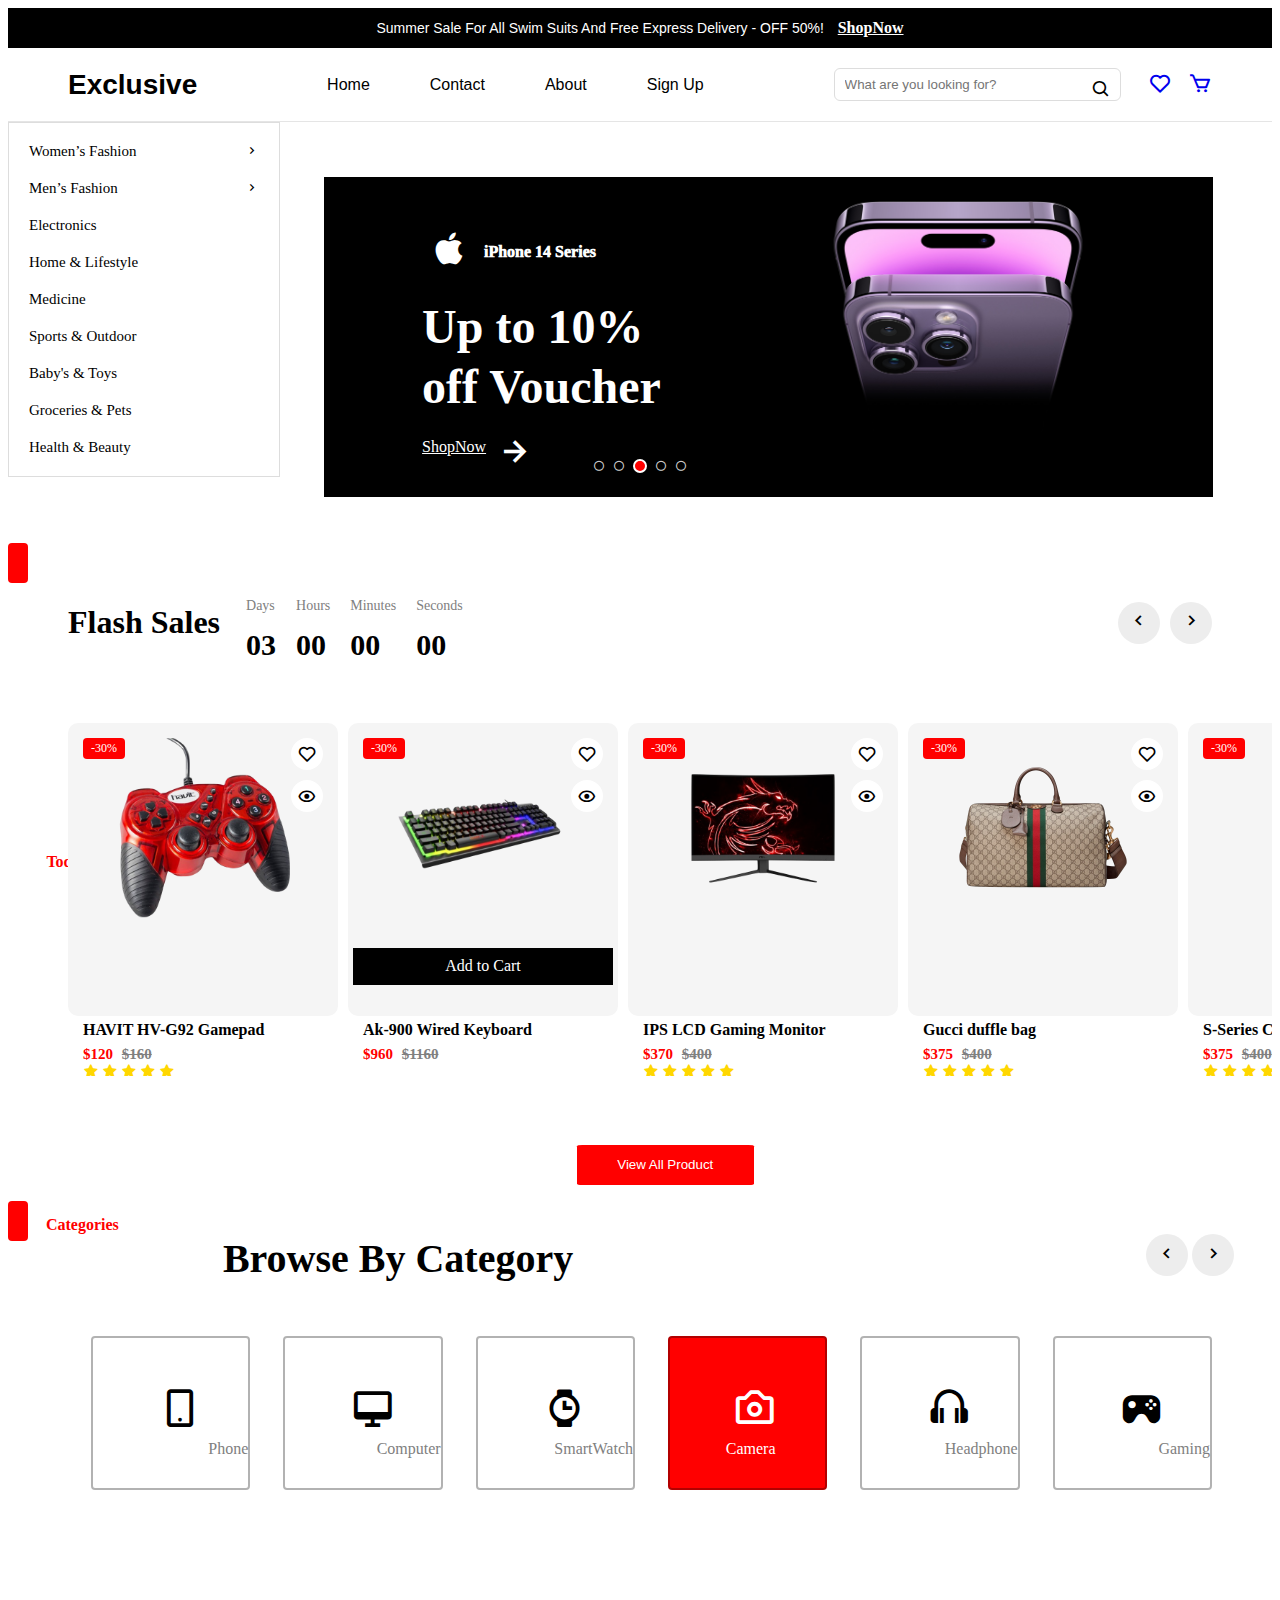
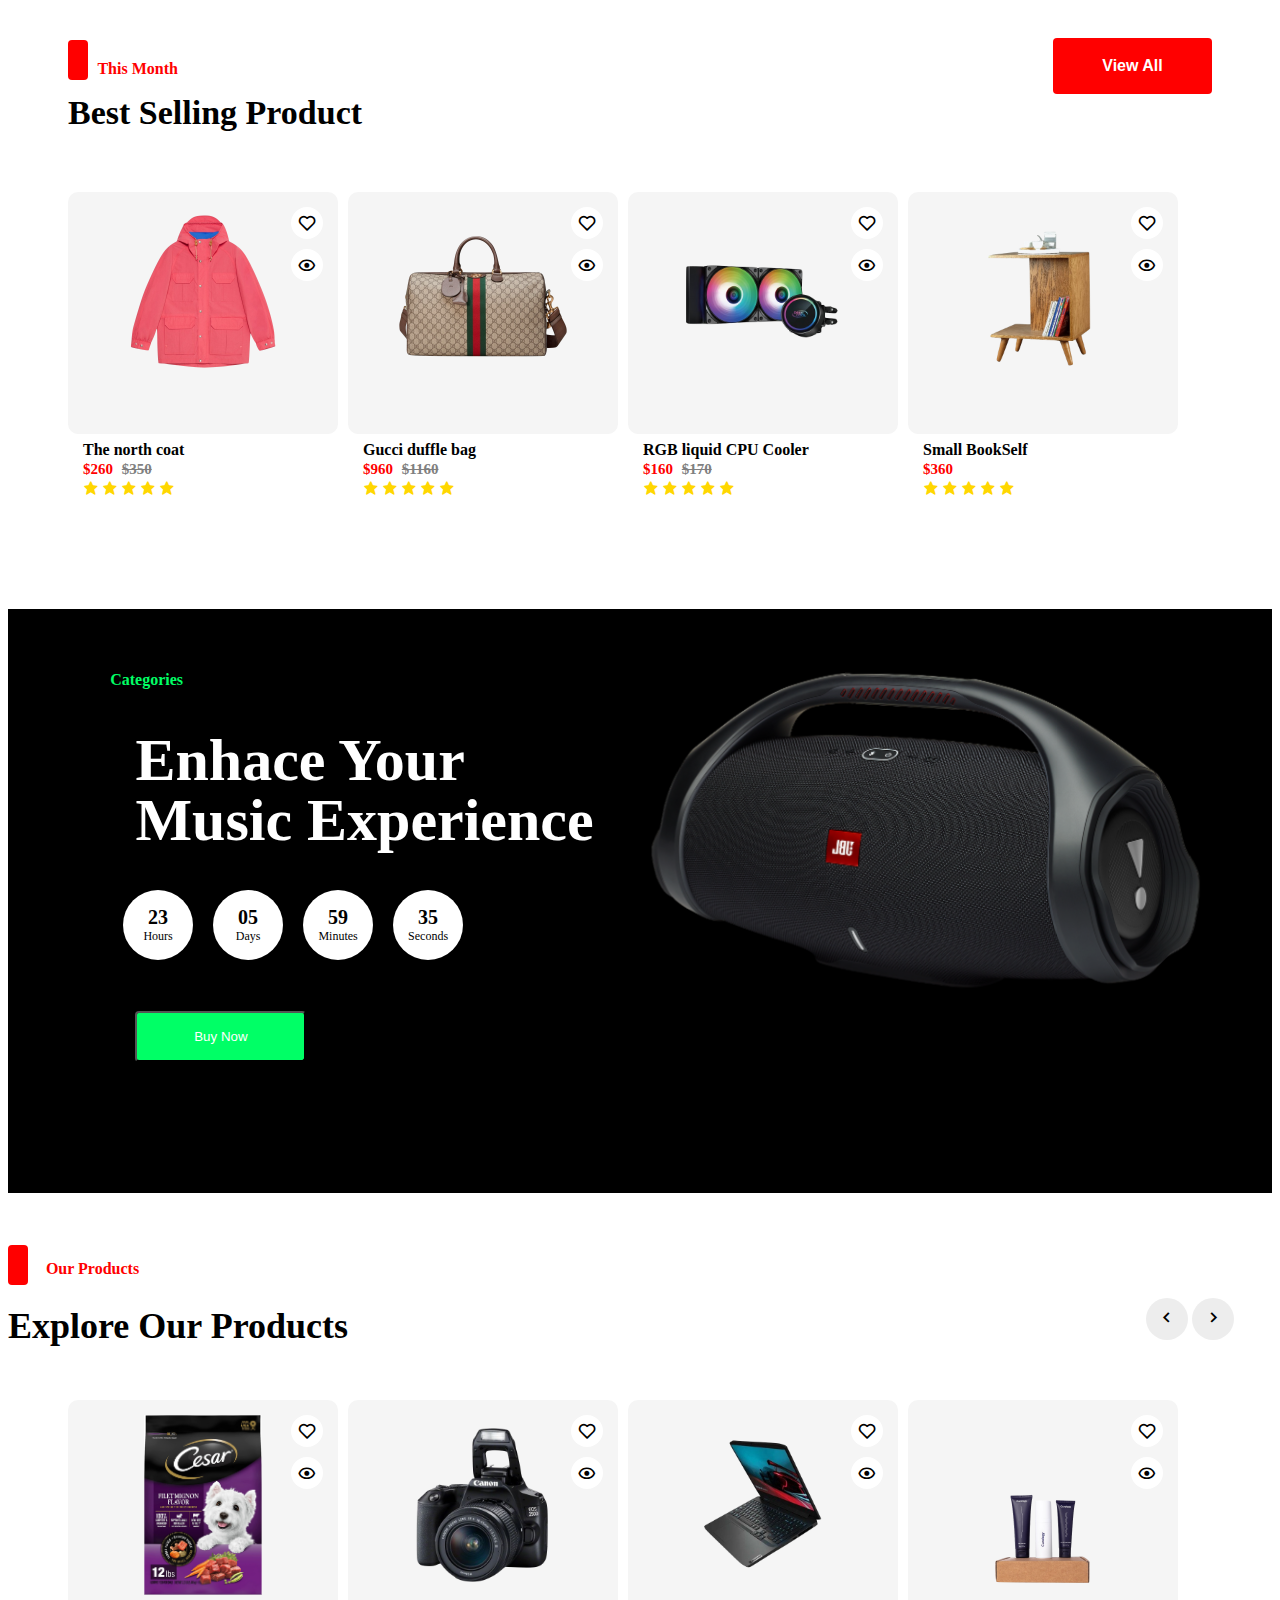
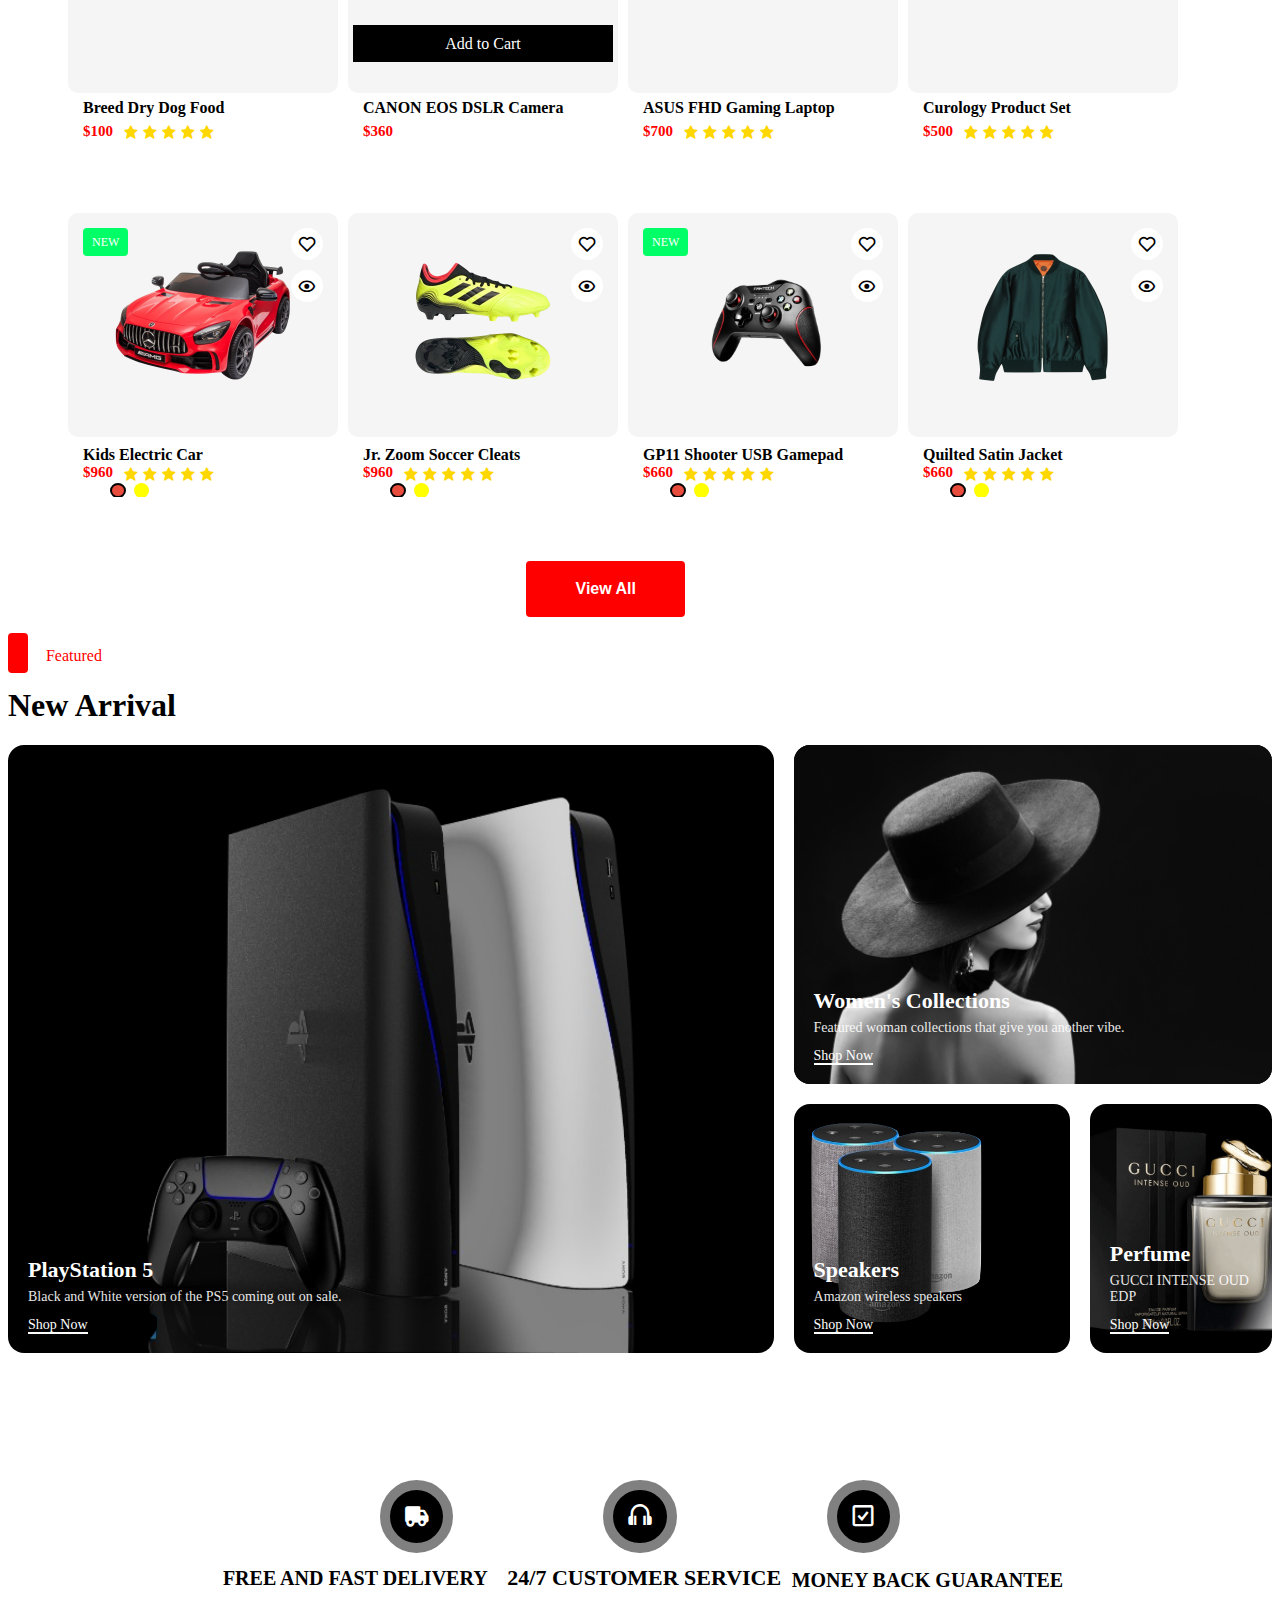
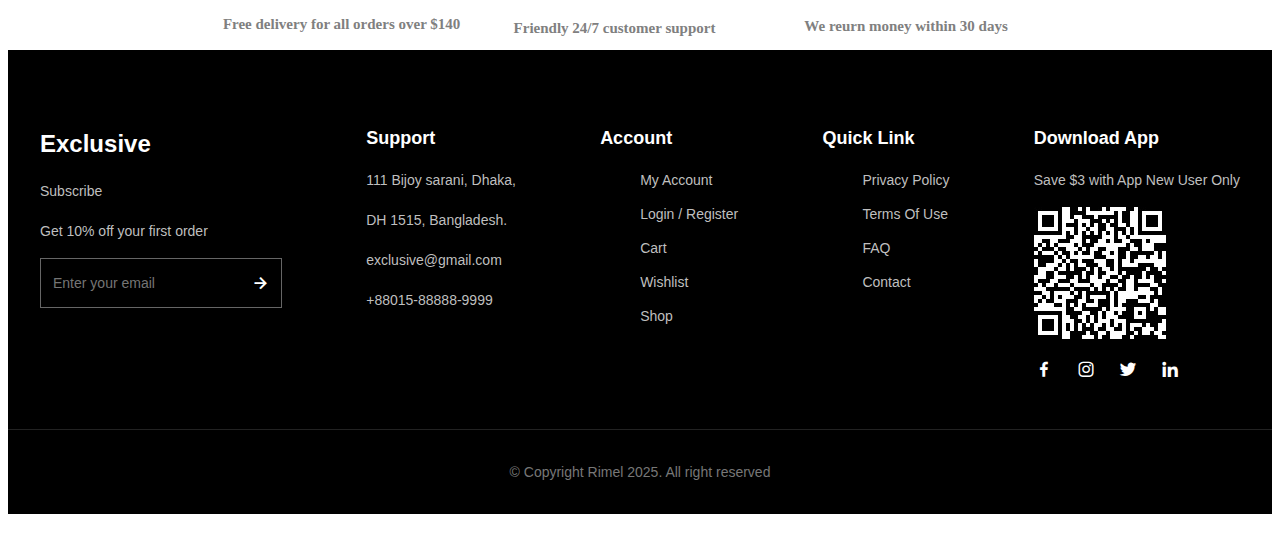
<file: index.html>
<!DOCTYPE html>
<html lang="en">
<head>
    <meta charset="UTF-8">
    <meta name="viewport" content="width=device-width, initial-scale=1.0">
    <title>E-commerce Website</title>
    <link rel="stylesheet" href="style.css">
    <link href='https://unpkg.com/boxicons@2.1.4/css/boxicons.min.css' rel='stylesheet'>
</head>
<body>
    <div class="top-banner">
        Summer Sale For All Swim Suits And Free Express Delivery - OFF 50%!
        <a href="#" class="shop">ShopNow</a>
    </div>
    <header class="main-header">
        <div class="logo">Exclusive</div>

        <nav class="nav-menu">
            <a href="index.html">Home</a>
            <a href="Contact.html">Contact</a>
            <a href="About.html">About</a>
            <a href="Signup.html">Sign Up</a>
        </nav>

        <div class="header-right">
            <div class="search-box">
                <input type="text" placeholder="What are you looking for?">
                <i class='bx bx-search'></i>
            </div>

            <div class="icons">
               <a href="whislist.html"><i class='bx bx-heart'></i></a>
                <a href="cart.html"><i class='bx bx-cart'></i></a>
            </div>
        </div>
    </header>
    <div class="exclusive-section">
    <ul class="exclusive-list">

        <li class="parent">
            Women’s Fashion
            <i class='bx bx-chevron-right arrow'></i>

            <ul class="submenu">
                <li><a href="#">Purse</a></li>
                <li><a href="#">Perfume</a></li>
                <li><a href="#">Jewellery</a></li>
                <li><a href="#">Shoes</a></li>
            </ul>
        </li>

        <li class="parent">
            Men’s Fashion
            <i class='bx bx-chevron-right arrow'></i>

            <ul class="submenu">
                <li><a href="#">Shirts</a></li>
                <li><a href="#">Watches</a></li>
                <li><a href="#">Shoes</a></li>
                <li><a href="#">Accessories</a></li>
            </ul>
        </li>
        <li>Electronics</li>
        <li>Home & Lifestyle</li>
        <li>Medicine</li>
        <li>Sports & Outdoor</li>
        <li>Baby's & Toys</li>
        <li>Groceries & Pets</li>
        <li>Health & Beauty</li>

    </ul>
</div>

    <div class="header-banner">
        <i class='bx bxl-apple'></i> 
        <p>iPhone 14 Series</p>
    </div>
    <div class="upto">
    <p class="upto">
    Up to 10% <br>
        off Voucher
    </p>
    </div>
    <div class="shop">
    <a href="#" class="shop">ShopNow</a>
    </div>
    <div class="right-arrow">
        <i class='bx bx-right-arrow-alt'></i>
    </div>
 <div class="circle">
    <i class='bx bx-circle'></i>
    <i class='bx bx-circle'></i>
    <i id="third" class='bx bx-circle'></i>
    <i class='bx bx-circle'></i>
    <i class='bx bx-circle'></i>
</div>
<div class="banner-image">
    <img width="30%" src="Images/iphone.jpg" alt="">
</div>
<br><br><br>
<div class="box">
    <p>.</p>
</div>
    <p class="to">Today's</p>
    
<div class="flashsale-container">
    <h1>Flash Sales</h1>

    <div class="timer">
        <div class="time-box">
            <p>Days</p>
            <span id="days">02</span>
        </div>

        <div class="time-box">
            <p>Hours</p>
            <span id="hours">23</span>
        </div>

        <div class="time-box">
            <p>Minutes</p>
            <span id="minutes">58</span>
        </div>

        <div class="time-box">
            <p>Seconds</p>
            <span id="seconds">51</span>
        </div>
    </div>

    <div class="nav-buttons">
        <button id="prevBtn" class="arrow-btn"><i class='bx bx-chevron-left'></i></button>
        <button id="nextBtn" class="arrow-btn"><i class='bx bx-chevron-right'></i></button>
    </div>
</div>

<!-- SLIDER WRAPPER -->
<div class="flash-slider">
    <div class="flash-products">
        <div class="product-card">
    <span class="discount">-30%</span>

    <img src="Images/mous.png">

    <div class="icons">
        <i class='bx bx-heart'></i>
        <i class='bx bx-show'></i>
    </div>

   <a href="gamepad.html"><h4 class="name">HAVIT HV-G92 Gamepad</h4></a>

    <p class="price">$120 <span>$160</span></p>

    <div class="stars">
        <i class='bx bxs-star'></i>
        <i class='bx bxs-star'></i>
        <i class='bx bxs-star'></i>
        <i class='bx bxs-star'></i>
        <i class='bx bxs-star'></i>
    </div>
</div>


<div class="product-card">
            <span class="discount">-30%</span>
            <img src="Images/Keyboard.png">
            <p id="add">Add to Cart</p>
            <div class="icons">
                <i class='bx bx-heart'></i>
                <i class='bx bx-show'></i>
            </div>
            <a href=""><h4 class="name">Ak-900 Wired Keyboard</h4></a>
            <p class="price">$960 <span>$1160</span></p>
        </div>
        <div class="product-card">
            <span class="discount">-30%</span>
            <img src="Images/pc.png">
            <div class="icons">
                <i class='bx bx-heart'></i>
                <i class='bx bx-show'></i>
            </div>
            <a href=""><h4 class="name">IPS LCD Gaming Monitor</h4></a>
            <p class="price">$370 <span>$400</span></p>
              <div class="stars">
    <i class='bx bxs-star'></i>
    <i class='bx bxs-star'></i>
    <i class='bx bxs-star'></i>
    <i class='bx bxs-star'></i>
    <i class='bx bxs-star'></i>
</div>
        </div>
        <div class="product-card">
            <span class="discount">-30%</span>
            <img src="Images/purse.png">
            <div class="icons">
                <i class='bx bx-heart'></i>
                <i class='bx bx-show'></i>
            </div>
            <a href=""><h4 class="name">Gucci duffle bag</h4></a>
            <p class="price">$375 <span>$400</span></p>
              <div class="stars">
    <i class='bx bxs-star'></i>
    <i class='bx bxs-star'></i>
    <i class='bx bxs-star'></i>
    <i class='bx bxs-star'></i>
    <i class='bx bxs-star'></i>
</div>
        </div>
        <div class="product-card">
            <span class="discount">-30%</span>
            <img src="Images/chair.png">
            <div class="icons">
                <i class='bx bx-heart'></i>
                <i class='bx bx-show'></i>
            </div>
            <a href=""><h4 class="name">S-Series Comfort Chair </h4></a>
            <p class="price">$375 <span>$400</span></p>
              <div class="stars">
    <i class='bx bxs-star'></i>
    <i class='bx bxs-star'></i>
    <i class='bx bxs-star'></i>
    <i class='bx bxs-star'></i>
    <i class='bx bxs-star'></i>
</div>
        </div>
        <div class="product-card">
            <span class="discount">-30%</span>
            <img src="Images/laptop.jpeg">
            <div class="icons">
                <i class='bx bx-heart'></i>
                <i class='bx bx-show'></i>
            </div>
            <a href=""><h4 class="name">HAVIT HV-G92 Gamepad</h4></a>
            <p class="price">$120 <span>$160</span></p>
            <div class="stars">
    <i class='bx bxs-star'></i>
    <i class='bx bxs-star'></i>
    <i class='bx bxs-star'></i>
    <i class='bx bxs-star'></i>
    <i class='bx bxs-star'></i>
</div>
        </div>
        <div class="product-card">
            <span class="discount">-30%</span>
            <img src="Images/pant.jpeg">
            <div class="icons">
                <i class='bx bx-heart'></i>
                <i class='bx bx-show'></i>
            </div>
            <a href=""><h4 class="name">HAVIT HV-G92 Gamepad</h4></a>
            <p class="price">$120 <span>$160</span></p>
            <br>
              <div class="stars">
    <i class='bx bxs-star'></i>
    <i class='bx bxs-star'></i>
    <i class='bx bxs-star'></i>
    <i class='bx bxs-star'></i>
    <i class='bx bxs-star'></i>
</div>
        </div>
    </div>
</div>
<br>
<button class="view">View All Product</button>
<section class="browser">
    <div class="box">
    <p>.</p>
</div>
    <p class="too">Categories</p>
</section>
<div class="text">
    <h1>Browse By Category</h1>
</div>
<div class="nav-buttonss">
        <button id="prevBtn" class="arrow-btn"><i class='bx bx-chevron-left'></i></button>
        <button id="nextBtn" class="arrow-btn"><i class='bx bx-chevron-right'></i></button>
    </div>
    <div class="flash-slider">
       <div class="flash-products">
      <div class="categories">
        <div class="icon">
           <i class='bx bx-mobile-alt'></i>
        </div>
        <p class="logoname">Phone</p>
      </div>
        <div class="categories">
        <div class="icon">
            <i class='bx bx-desktop'></i>
        </div>
        <p class="logoname">Computer</p>
      </div>
        <div class="categories">
        <div class="icon">
          <i class='bx bxs-watch'></i>
        </div>
        <p class="logoname">SmartWatch</p>
      </div>
        <div style="background-color: red; color: white;" class="categories">
        <div class="icon-red">
            <i  class='bx bx-camera'></i>
        </div>
        <p style="color: white;" class="logoname">Camera</p>
      </div>
       <div class="categories">
        <div class="icon">
            <i class='bx bx-headphone' ></i>
        </div>
        <p class="logoname">Headphone</p>
      </div>
       <div class="categories">
        <div class="icon">
          <i class='bx bxs-joystick'></i>
        </div>
        <p class="logoname">Gaming</p>
      </div>
       </div> 
    </div>
    <!-- BEST SELLING SECTION -->
<section class="best">
    <div class="best-left">
        <div class="box">
            <p>.</p>
        </div>
        <p class="redbox">This Month</p>
        <h1>Best Selling Product</h1>
    </div>
    <button class="view-all">View All</button>
</section>
<div class="flash-slider">
    <div class="flash-products">

        <div class="product-card">
            <!-- 1 jacket -->
            <img src="Images/jacket.png">

            <div class="icons">
                <i class='bx bx-heart'></i>
                <i class='bx bx-show'></i>
            </div>

            <h4 class="name">The north coat</h4>
             <br><br>
            <p  class="price">$260 <span>$350</span></p>
            <div class="starbest">
                <i class='bx bxs-star'></i>
                <i class='bx bxs-star'></i>
                <i class='bx bxs-star'></i>
                <i class='bx bxs-star'></i>
                <i class='bx bxs-star'></i>
            </div>
        </div>
            <div class="product-card">
           <!-- 2 purse -->
            <img src="Images/purse.png">

            <div class="icons">
                <i class='bx bx-heart'></i>
                <i class='bx bx-show'></i>
            </div>

            <h4 class="name">Gucci duffle bag</h4>
             <br><br>
            <p  class="price">$960 <span>$1160</span></p>

            <div class="starbest">
                <i class='bx bxs-star'></i>
                <i class='bx bxs-star'></i>
                <i class='bx bxs-star'></i>
                <i class='bx bxs-star'></i>
                <i class='bx bxs-star'></i>
            </div>
    </div>
      <div class="product-card">
      <!-- 3 speaker -->
            <img src="Images/speaker.png">

            <div class="icons">
                <i class='bx bx-heart'></i>
                <i class='bx bx-show'></i>
            </div>

            <h4 class="name">RGB liquid CPU Cooler</h4>
             <br><br>
            <p  class="price">$160 <span>$170</span></p>

            <div class="starbest">
                <i class='bx bxs-star'></i>
                <i class='bx bxs-star'></i>
                <i class='bx bxs-star'></i>
                <i class='bx bxs-star'></i>
                <i class='bx bxs-star'></i>
            </div>
    </div>
      <div class="product-card">
        <!-- 4 bookshelf -->
            <img src="Images/bookshlf.png">

            <div class="icons">
                <i class='bx bx-heart'></i>
                <i class='bx bx-show'></i>
            </div>

            <h4 class="name">Small BookSelf</h4>
             <br><br>
            <p  class="price">$360</p>

            <div class="starbest">
                <i class='bx bxs-star'></i>
                <i class='bx bxs-star'></i>
                <i class='bx bxs-star'></i>
                <i class='bx bxs-star'></i>
                <i class='bx bxs-star'></i>
            </div>
    </div>
</div>
<br><br><br><br>
<section class="buynow-banner">
<p id="cate">Categories</p>
<div class="banner-text">
    <h1>Enhace Your<br>Music Experience</h1>
</div>
<div class="timer">
    
  <div class="circles">
    <p class="num">23</p>
    <p class="txt">Hours</p>
  </div>

  <div class="circles">
    <p class="num">05</p>
    <p class="txt">Days</p>
  </div>

  <div class="circles">
    <p class="num">59</p>
    <p class="txt">Minutes</p>
  </div>

  <div class="circles">
    <p class="num">35</p>
    <p class="txt">Seconds</p>
  </div>
</div>
<button id="buynow">Buy Now</button>
<div class="buy-now-img">
    <img id="buyimg" src="Images/speakerbuy.png" alt="">
</div>
</section>
<br><br>
<section class="ourproduct">
    <div class="box">
            <p>.</p>
        </div>
        <p class="our-pro">Our Products</p>
        <h1 id="expo">Explore Our Products</h1>
       <div class="nav-buttonss">
        <button id="prevBtn" class="arrow-btn"><i class='bx bx-chevron-left'></i></button>
        <button id="nextBtn" class="arrow-btn"><i class='bx bx-chevron-right'></i></button>
    </div>
 <div class="flash-slider">
    <div class="flash-products">
        <div class="product-card">
    <img src="Images/petfood.jpg">

    <div class="icons">
        <i class='bx bx-heart'></i>
        <i class='bx bx-show'></i>
    </div>

    <h4 class="name">Breed Dry Dog Food</h4>

    <p class="price">$100</p>

    <div class="leftstar">
        <i class='bx bxs-star'></i>
        <i class='bx bxs-star'></i>
        <i class='bx bxs-star'></i>
        <i class='bx bxs-star'></i>
        <i class='bx bxs-star'></i>
    </div>
</div>
<div class="product-card">
            <img src="Images/camera.png">
            <p id="add">Add to Cart</p>
            <div class="icons">
                <i class='bx bx-heart'></i>
                <i class='bx bx-show'></i>
            </div>
            <a href=""><h4 class="name">CANON EOS DSLR Camera</h4></a>
            <p class="price">$360</p>
        </div>
        <div class="product-card">
            <img src="Images/laptops.png">
            <div class="icons">
                <i class='bx bx-heart'></i>
                <i class='bx bx-show'></i>
            </div>
            <a href=""><h4 class="name">ASUS FHD Gaming Laptop</h4></a>
            <p class="price">$700</p>
              <div class="leftstar">
    <i class='bx bxs-star'></i>
    <i class='bx bxs-star'></i>
    <i class='bx bxs-star'></i>
    <i class='bx bxs-star'></i>
    <i class='bx bxs-star'></i>
</div>
        </div>
        <div class="product-card">
            <img src="Images/curology.png">
            <div class="icons">
                <i class='bx bx-heart'></i>
                <i class='bx bx-show'></i>
            </div>
            <a href=""><h4 class="name">Curology Product Set</h4></a>
            <p class="price">$500</p>
              <div class="leftstar">
    <i class='bx bxs-star'></i>
    <i class='bx bxs-star'></i>
    <i class='bx bxs-star'></i>
    <i class='bx bxs-star'></i>
    <i class='bx bxs-star'></i>
</div>
        </div> 
       </div>
</div>
<div class="flash-slider">
    <div class="flash-products">
        <div class="product-card">
    <span  class="greenbut">NEW</span>

    <img src="Images/car.png">

    <div class="icons">
        <i class='bx bx-heart'></i>
        <i class='bx bx-show'></i>
    </div>

    <h4 class="name">Kids Electric Car</h4>

    <p class="price">$960</p>
<button class="dotBtn-yellow"></button>
  <button class="dotBtn-normal"></button>
    <div class="another">
        <i class='bx bxs-star'></i>
        <i class='bx bxs-star'></i>
        <i class='bx bxs-star'></i>
        <i class='bx bxs-star'></i>
        <i class='bx bxs-star'></i>
    </div>
</div>
<div class="product-card">
            <img src="Images/shoes.png">
            <div class="icons">
                <i class='bx bx-heart'></i>
                <i class='bx bx-show'></i>
            </div>
            <a href=""><h4 class="name">Jr. Zoom Soccer Cleats</h4></a>
            <p class="price">$960</p>
            <button class="dotBtn-yellow"></button>
  <button class="dotBtn-normal"></button>
            <div class="another">
        <i class='bx bxs-star'></i>
        <i class='bx bxs-star'></i>
        <i class='bx bxs-star'></i>
        <i class='bx bxs-star'></i>
        <i class='bx bxs-star'></i>
    </div>
        </div>
        <div class="product-card">
            <span class="greenbut">NEW</span>
            <img src="Images/gamepad.png">
            <div class="icons">
                <i class='bx bx-heart'></i>
                <i class='bx bx-show'></i>
            </div>
            <a href=""><h4 class="name">GP11 Shooter USB Gamepad</h4></a>
            <p class="price">$660</p>
            <button class="dotBtn-yellow"></button>
  <button class="dotBtn-normal"></button>
              <div class="another">
    <i class='bx bxs-star'></i>
    <i class='bx bxs-star'></i>
    <i class='bx bxs-star'></i>
    <i class='bx bxs-star'></i>
    <i class='bx bxs-star'></i>
</div>
        </div>
        <div class="product-card">
            <img src="Images/jackets.png">
            <div class="icons">
                <i class='bx bx-heart'></i>
                <i class='bx bx-show'></i>
            </div>
            <a href=""><h4 class="name">Quilted Satin Jacket</h4></a>
            <p class="price">$660</p>
            <button class="dotBtn-yellow"></button>
  <button style="background-color: yellow;" class="dotBtn-normal"></button>
              <div class="another">
    <i class='bx bxs-star'></i>
    <i class='bx bxs-star'></i>
    <i class='bx bxs-star'></i>
    <i class='bx bxs-star'></i>
    <i class='bx bxs-star'></i>
</div>
</div>
</div>
</div>
<button class="ourview">View All</button>
</section>
<section class="new-arrival-section">
    <div class="box">
            <p>.</p>
        </div>
        <p id="fea">Featured</p>
    <h1>New Arrival</h1>
    <div class="product-grid">

        <div class="grid-item playstation-ad">
            <img src="Images/playstatin.png" alt="PlayStation 5 Black and White Version">
            <div class="item-content">
                <h2>PlayStation 5</h2>
                <p>Black and White version of the PS5 coming out on sale.</p>
                <a href="#" class="shop-now-btn">Shop Now</a>
            </div>
        </div>

        <div class="grid-item women-collection-ad">
            <img src="Images/womns.jpg" alt="Women's Collections">
            <div class="item-content">
                <h2>Women's Collections</h2>
                <p>Featured woman collections that give you another vibe.</p>
                <a href="#" class="shop-now-btn">Shop Now</a>
            </div>
        </div>

        <div class="small-items">
            <div class="grid-item speakers-ad">
                <img src="Images/speaking.png" alt="Amazon wireless speakers">
                <div class="item-content">
                    <h3>Speakers</h3>
                    <p>Amazon wireless speakers</p>
                    <a href="#" class="shop-now-btn">Shop Now</a>
                </div>
            </div>

            <div class="grid-item perfume-ad">
                <img src="Images/perfume.png" alt="GUCCI INTENSE OUD EDP Perfume">
                <div class="item-content">
                    <h3>Perfume</h3>
                    <p>GUCCI INTENSE OUD EDP</p>
                    <a href="#" class="shop-now-btn">Shop Now</a>
                </div>
            </div>
        </div>

    </div>
</section>
<section class="logo">
    <div class="iconlogo">
        <i class='bx bxs-truck'></i>
        <i class='bx bx-headphone'></i>
        <i class='bx bx-check-square'></i>
    </div>
    <div class="text">
       <h4>FREE AND FAST DELIVERY</h4>
    </div>
     <div class="ptext">
          <p>Free delivery for all orders over $140</p>
     </div>
      <div class="cus">
        <h4>24/7 CUSTOMER SERVICE</h4>
    </div>
    <div style="margin-left: 40%;margin-top: 1%;" class="ptext">
          <p>Friendly 24/7 customer support</p>
     </div>
     <div style="margin-left: 62%;margin-top: -8.5%;" class="text">
       <h4>MONEY BACK GUARANTEE</h4>
    </div>
     <div style="margin-left: 63%;margin-top: -1%;" class="ptext">
          <p>We reurn money within 30 days</p>
     </div>
</section>
<footer class="footer">
    <div class="footer-top">
        <div class="footer-col">
            <h2>Exclusive</h2>
            <p class="sub">Subscribe</p>
            <p class="small">Get 10% off your first order</p>

            <div class="email-box">
                <input type="email" placeholder="Enter your email">
                <i class='bx bx-right-arrow-alt'></i>
            </div>
        </div>
        <div class="footer-col">
            <h3>Support</h3>
            <p>111 Bijoy sarani, Dhaka,</p>
            <p>DH 1515, Bangladesh.</p>
            <p>exclusive@gmail.com</p>
            <p>+88015-88888-9999</p>
        </div>
        <div class="footer-col">
            <h3>Account</h3>
            <ul>
                <li><a href="#">My Account</a></li>
                <li><a href="#">Login / Register</a></li>
                <li><a href="#">Cart</a></li>
                <li><a href="#">Wishlist</a></li>
                <li><a href="#">Shop</a></li>
            </ul>
        </div>
        <div class="footer-col">
            <h3>Quick Link</h3>
            <ul>
                <li><a href="#">Privacy Policy</a></li>
                <li><a href="#">Terms Of Use</a></li>
                <li><a href="#">FAQ</a></li>
                <li><a href="#">Contact</a></li>
            </ul>
        </div>
        <div class="footer-col">
            <h3>Download App</h3>
            <p class="small">Save $3 with App New User Only</p>

            <div class="download-box">
                <img src="Images/qr.jpg" alt="">
                <div class="store-imgs">
                </div>
            </div>

            <div class="social">
                <i class='bx bxl-facebook'></i>
                <i class='bx bxl-instagram'></i>
                <i class='bx bxl-twitter'></i>
                <i class='bx bxl-linkedin'></i>
            </div>
        </div>

    </div>

    <div class="footer-bottom">
        <p>© Copyright Rimel 2025. All right reserved</p>
    </div>
</footer>

    <script src="script.js"></script>
</body>
</html>
</file>
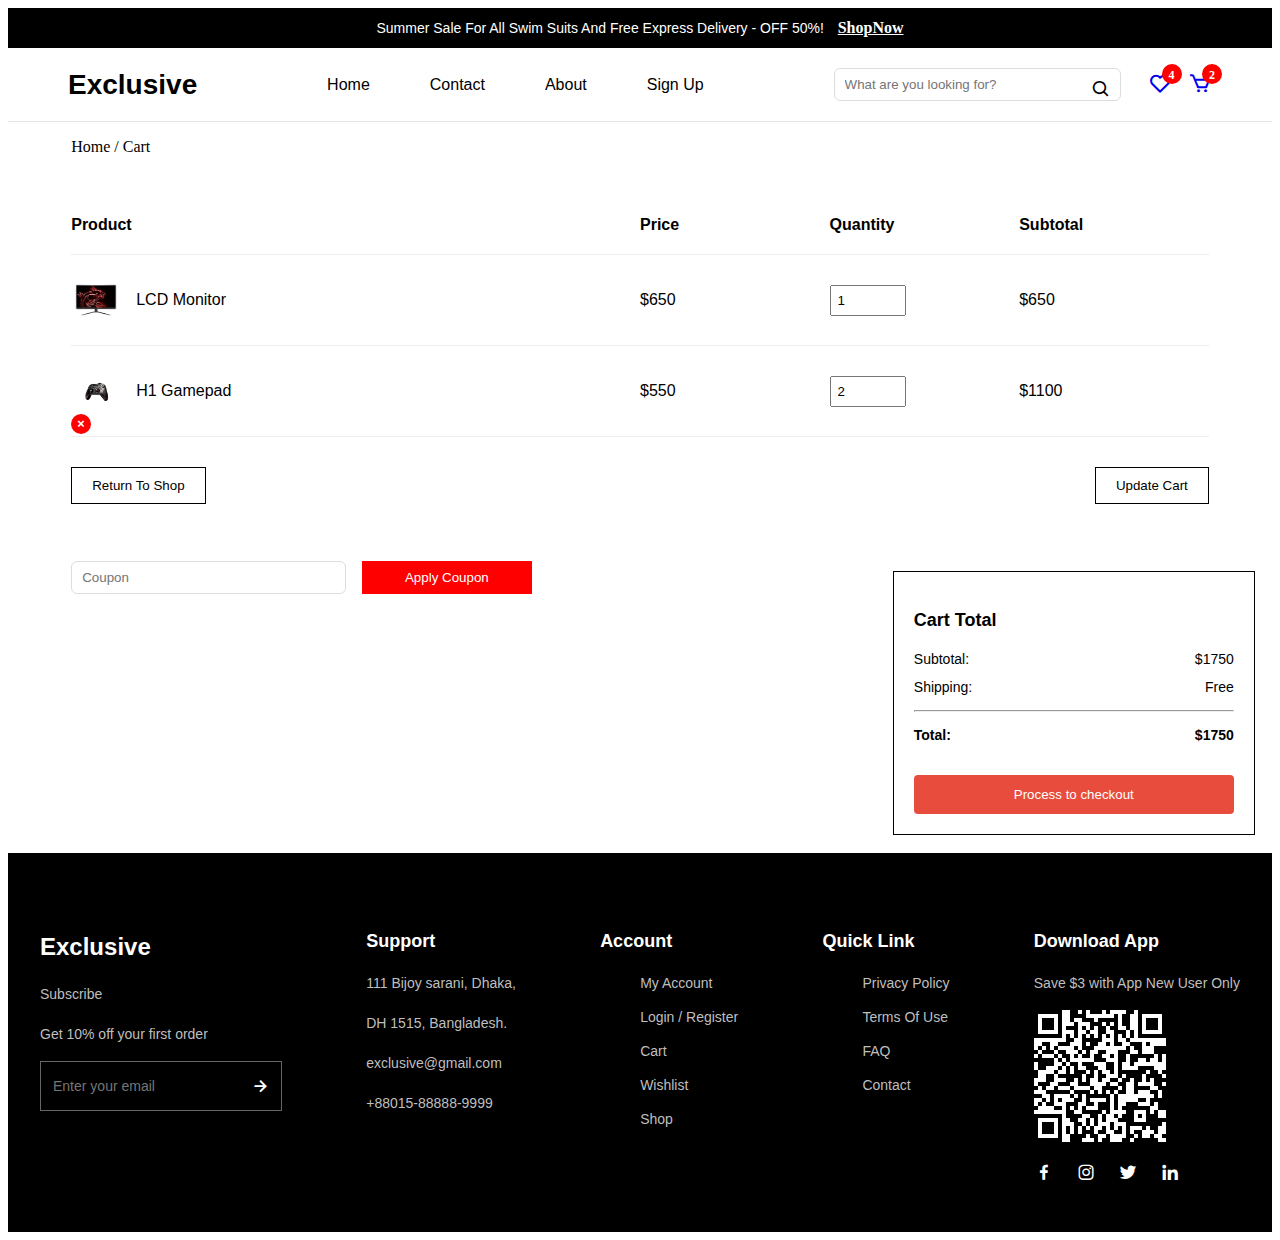
<file: cart.html>
<!DOCTYPE html>
<html lang="en">
<head>
    <meta charset="UTF-8">
    <meta name="viewport" content="width=device-width, initial-scale=1.0">
    <title>Cart</title>
    <link rel="stylesheet" href="style.css">
    <link href='https://unpkg.com/boxicons@2.1.4/css/boxicons.min.css' rel='stylesheet'>
</head>
<body>
    <div class="top-banner">
        Summer Sale For All Swim Suits And Free Express Delivery - OFF 50%!
        <a href="#" class="shop">ShopNow</a>
    </div>
    <header class="main-header">
        <div class="logo">Exclusive</div>

        <nav class="nav-menu">
            <a href="index.html">Home</a>
            <a href="Contact.html">Contact</a>
            <a href="About.html">About</a>
            <a href="Signup.html">Sign Up</a>
        </nav>

        <div class="header-right">
            <div class="search-box">
                <input type="text" placeholder="What are you looking for?">
                <i class='bx bx-search'></i>
            </div>

            <div class="icons">
            <a href="whislist.html"><i id="dil" class='bx bx-heart'><span>4</span></i></a>
                <a href="cart.html"><i id="dil" class='bx bx-cart'><span>2</span></i></a>
            </div>
        </div>
    </header>
    <section class="nam">
        <p>Home / Cart</p>
    </section>
    <div class="cart-container">

  <div class="cart-header">
    <span>Product</span>
    <span>Price</span>
    <span>Quantity</span>
    <span>Subtotal</span>
  </div>

  <div class="cart-item">
    <div class="product">
      <i id="cross" class='bx bx-x remove-icon'></i>
      <img src="Images/pc.png">
      <p>LCD Monitor</p>
    </div>
    <span>$650</span>
    <input type="number" value="1" min="1">
    <span>$650</span>
  </div>

  <div class="cart-item">
    <div class="product">
      <img src="Images/gamepad.png">
      <p>H1 Gamepad</p>
    </div>
    <span>$550</span>
    <input type="number" value="2">
    <span>$1100</span>
  </div>

  <div class="cart-actions">
    <button class="btn-outline">Return To Shop</button>
    <button class="btn-outline">Update Cart</button>
  </div>
  <div class="applycopun">
     <div class="search-box">
                <input style="width: 20%; margin-top: 5%;" type="text" placeholder="Coupon">
                <button>Apply Coupon</button>
            </div>
  </div>
</div>
<section class="carttotal">
    <div class="cart-total">
    <h3>Cart Total</h3>

    <div class="row">
        <span>Subtotal:</span>
        <span>$1750</span>
    </div>

    <div class="row">
        <span>Shipping:</span>
        <span>Free</span>
    </div>

    <hr>

    <div class="row total">
        <span>Total:</span>
        <span>$1750</span>
    </div>
    <a href="checkout.html"><button class="checkout-btn">Process to checkout</button></a>
</div>
</section>
<br>
<footer class="footer">
    <div class="footer-top">
        <div class="footer-col">
            <h2>Exclusive</h2>
            <p class="sub">Subscribe</p>
            <p class="small">Get 10% off your first order</p>

            <div class="email-box">
                <input type="email" placeholder="Enter your email">
                <i class='bx bx-right-arrow-alt'></i>
            </div>
        </div>
        <div class="footer-col">
            <h3>Support</h3>
            <p>111 Bijoy sarani, Dhaka,</p>
            <p>DH 1515, Bangladesh.</p>
            <p>exclusive@gmail.com</p>
            <p>+88015-88888-9999</p>
        </div>
        <div class="footer-col">
            <h3>Account</h3>
            <ul>
                <li><a href="#">My Account</a></li>
                <li><a href="#">Login / Register</a></li>
                <li><a href="#">Cart</a></li>
                <li><a href="#">Wishlist</a></li>
                <li><a href="#">Shop</a></li>
            </ul>
        </div>
        <div class="footer-col">
            <h3>Quick Link</h3>
            <ul>
                <li><a href="#">Privacy Policy</a></li>
                <li><a href="#">Terms Of Use</a></li>
                <li><a href="#">FAQ</a></li>
                <li><a href="#">Contact</a></li>
            </ul>
        </div>
        <div class="footer-col">
            <h3>Download App</h3>
            <p class="small">Save $3 with App New User Only</p>

            <div class="download-box">
                <img src="Images/qr.jpg" alt="">
                <div class="store-imgs">
                </div>
            </div>
            <div class="social">
                <i class='bx bxl-facebook'></i>
                <i class='bx bxl-instagram'></i>
                <i class='bx bxl-twitter'></i>
                <i class='bx bxl-linkedin'></i>
            </div>
        </div>
</body>
</html>
</file>
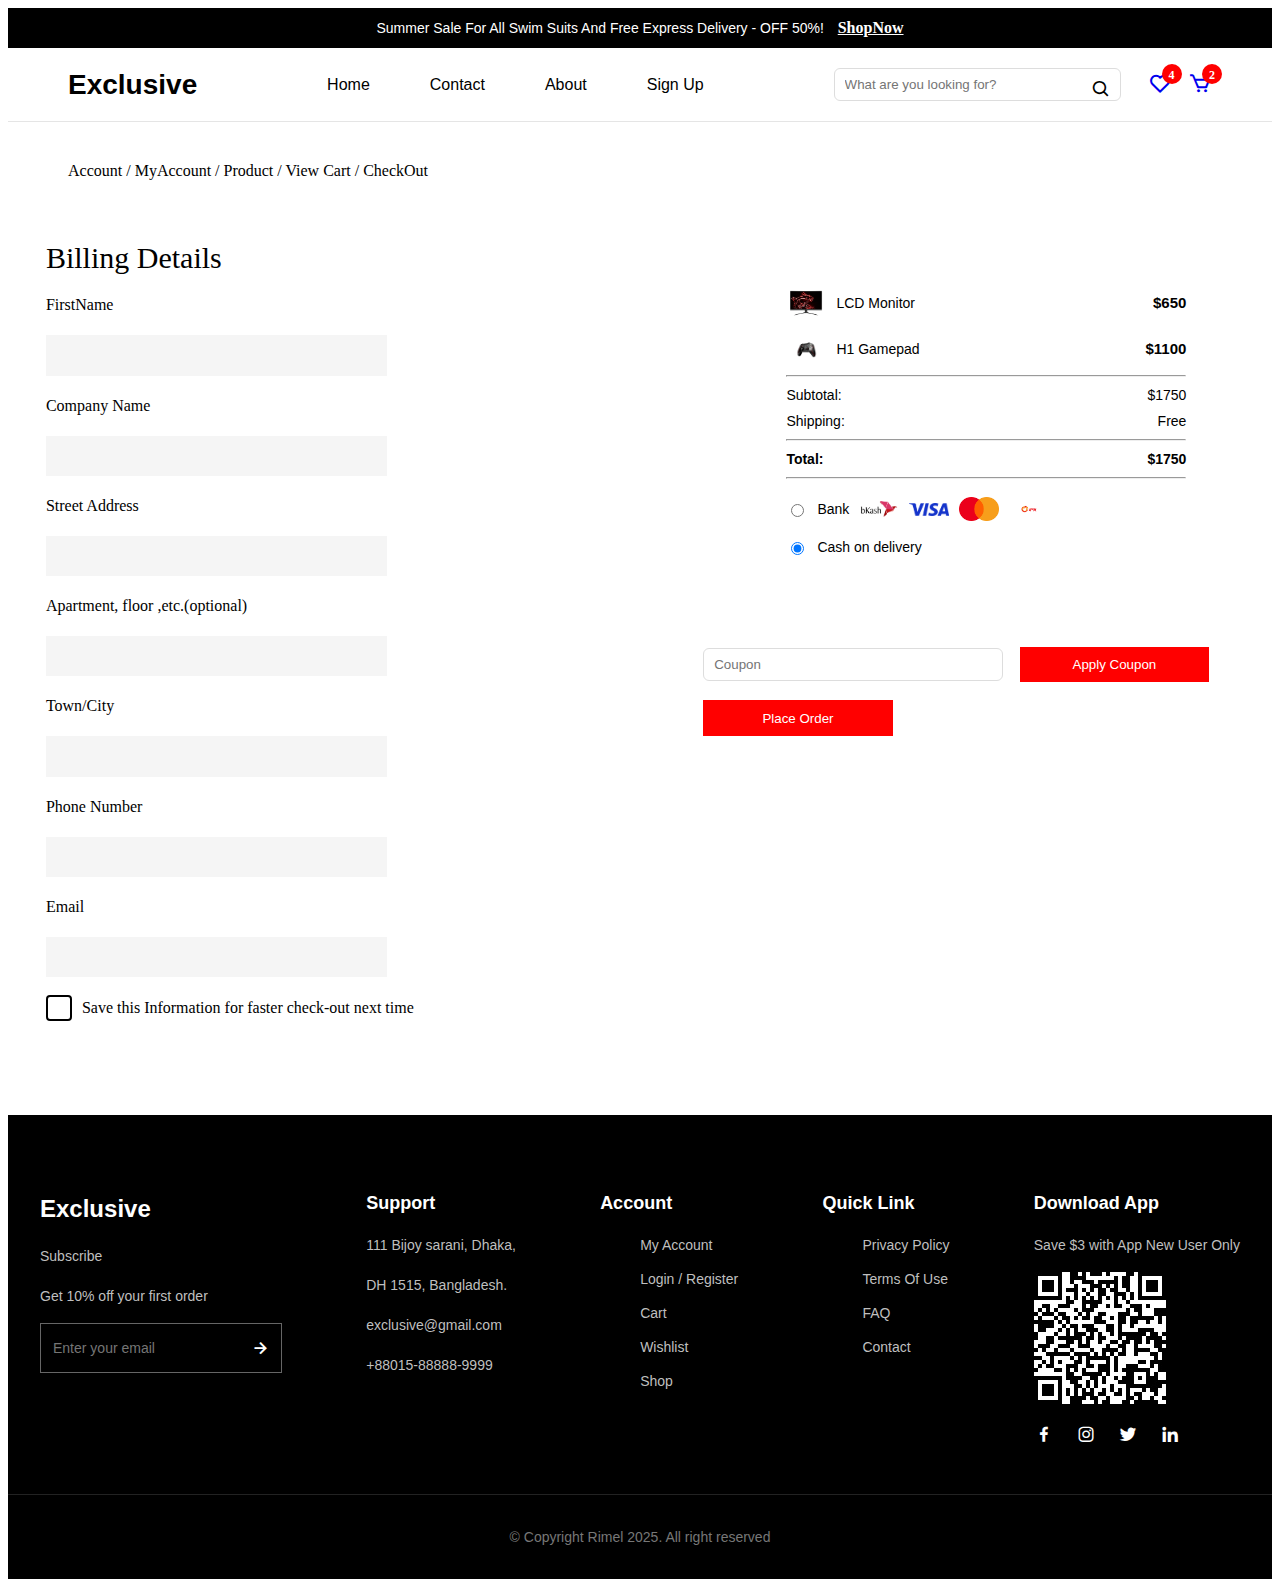
<file: checkout.html>
<!DOCTYPE html>
<html lang="en">
<head>
    <meta charset="UTF-8">
    <meta name="viewport" content="width=device-width, initial-scale=1.0">
    <title>CheckOut</title>
    <link rel="stylesheet" href="style.css">
<link href="https://unpkg.com/boxicons@2.1.4/css/boxicons.min.css" rel="stylesheet">
</head>
<body>
    <div class="top-banner">
  Summer Sale For All Swim Suits And Free Express Delivery - OFF 50%!
  <a href="#" class="shop">ShopNow</a>
</div>

<!-- HEADER -->
<header class="main-header">
  <div class="logo">Exclusive</div>

  <nav class="nav-menu">
    <a href="index.html">Home</a>
    <a href="Contact.html">Contact</a>
    <a href="About.html">About</a>
    <a href="Signup.html">Sign Up</a>
  </nav>

  <div class="header-right">
    <div class="search-box">
      <input type="text" placeholder="What are you looking for?">
      <i class='bx bx-search'></i>
    </div>
    <div class="icons">
               <a href="whislist.html"><i id="dil" class='bx bx-heart'><span>4</span></i></a>
             <a href="cart.html"><i id="dil" class='bx bx-cart'><span>2</span></i></a>
            </div>
  </div>
</header>
<p class="breadcrumb">Account / MyAccount / Product / View Cart / CheckOut</p>
<section class="billing-detail">
<h1 id="bill">Billing Details</h1>
<!-- label input -->
 <div class="label-input">
    <label for="">FirstName</label>
    <br><br>
    <input type="text">
    <br><br>
    <label for="">Company Name</label>
    <br><br>
    <input type="text">
    <br><br>
        <label for="">Street Address</label>
    <br><br>
    <input type="text">
    <br><br>
      <label for="">Apartment, floor ,etc.(optional)</label>
    <br><br>
    <input type="number">
    <br><br>
     <label for="">Town/City</label>
    <br><br>
    <input type="text">
    <br><br>
      <label for="">Phone Number</label>
    <br><br>
    <input type="number">
    <br><br>
     <label for="">Email</label>
    <br><br>
    <input type="email">
    <br><br>
<label class="tick-box">
  <input type="checkbox">
  <span class="checkmark"></span>
 Save this Information for faster check-out next time
</label>
 </div>
</section>
<div class="checkout-box">

    <!-- Products -->
    <div class="item">
        <div class="left">
            <img src="Images/pc.png" alt="">
            <span>LCD Monitor</span>
        </div>
        <span class="price">$650</span>
    </div>

    <div class="item">
        <div class="left">
            <img src="Images/gamepad.png" alt="">
            <span>H1 Gamepad</span>
        </div>
        <span class="price">$1100</span>
    </div>

    <hr>

    <!-- Totals -->
    <div class="row">
        <span>Subtotal:</span>
        <span>$1750</span>
    </div>

    <div class="row">
        <span>Shipping:</span>
        <span>Free</span>
    </div>

    <hr>

    <div class="row total">
        <span>Total:</span>
        <span>$1750</span>
    </div>

    <hr>

    <!-- Payment -->
    <label class="pay">
        <input type="radio" name="payment">
        Bank
        <img src="Images/bkash.png">
        <img src="Images/visa.png">
        <img src="Images/mastercard.png">
        <img src="Images/nagad.png">
    </label>

    <label class="pay">
        <input type="radio" name="payment" checked>
        Cash on delivery
    </label>
</div>
 <div class="applycopun">
     <div class="search-box">
                <input style="width: 20%; margin-top: 5%;margin-left: 55%;" type="text" placeholder="Coupon">
                <button>Apply Coupon</button>
                <br><br>
                <a href="pagenotfound.html"><button style="margin-left: 55%;">Place Order</button></a>
            </div>
            <footer style="margin-top: 30%;" class="footer">
    <div class="footer-top">
        <div class="footer-col">
            <h2>Exclusive</h2>
            <p class="sub">Subscribe</p>
            <p class="small">Get 10% off your first order</p>

            <div class="email-box">
                <input type="email" placeholder="Enter your email">
                <i class='bx bx-right-arrow-alt'></i>
            </div>
        </div>
        <div class="footer-col">
            <h3>Support</h3>
            <p>111 Bijoy sarani, Dhaka,</p>
            <p>DH 1515, Bangladesh.</p>
            <p>exclusive@gmail.com</p>
            <p>+88015-88888-9999</p>
        </div>
        <div class="footer-col">
            <h3>Account</h3>
            <ul>
                <li><a href="#">My Account</a></li>
                <li><a href="#">Login / Register</a></li>
                <li><a href="#">Cart</a></li>
                <li><a href="#">Wishlist</a></li>
                <li><a href="#">Shop</a></li>
            </ul>
        </div>
        <div class="footer-col">
            <h3>Quick Link</h3>
            <ul>
                <li><a href="#">Privacy Policy</a></li>
                <li><a href="#">Terms Of Use</a></li>
                <li><a href="#">FAQ</a></li>
                <li><a href="#">Contact</a></li>
            </ul>
        </div>
        <div class="footer-col">
            <h3>Download App</h3>
            <p class="small">Save $3 with App New User Only</p>

            <div class="download-box">
                <img src="Images/qr.jpg" alt="">
                <div class="store-imgs">
                </div>
            </div>

            <div class="social">
                <i class='bx bxl-facebook'></i>
                <i class='bx bxl-instagram'></i>
                <i class='bx bxl-twitter'></i>
                <i class='bx bxl-linkedin'></i>
            </div>
        </div>

    </div>

    <div class="footer-bottom">
        <p>© Copyright Rimel 2025. All right reserved</p>
    </div>
</footer>
</body>
</html>
</file>
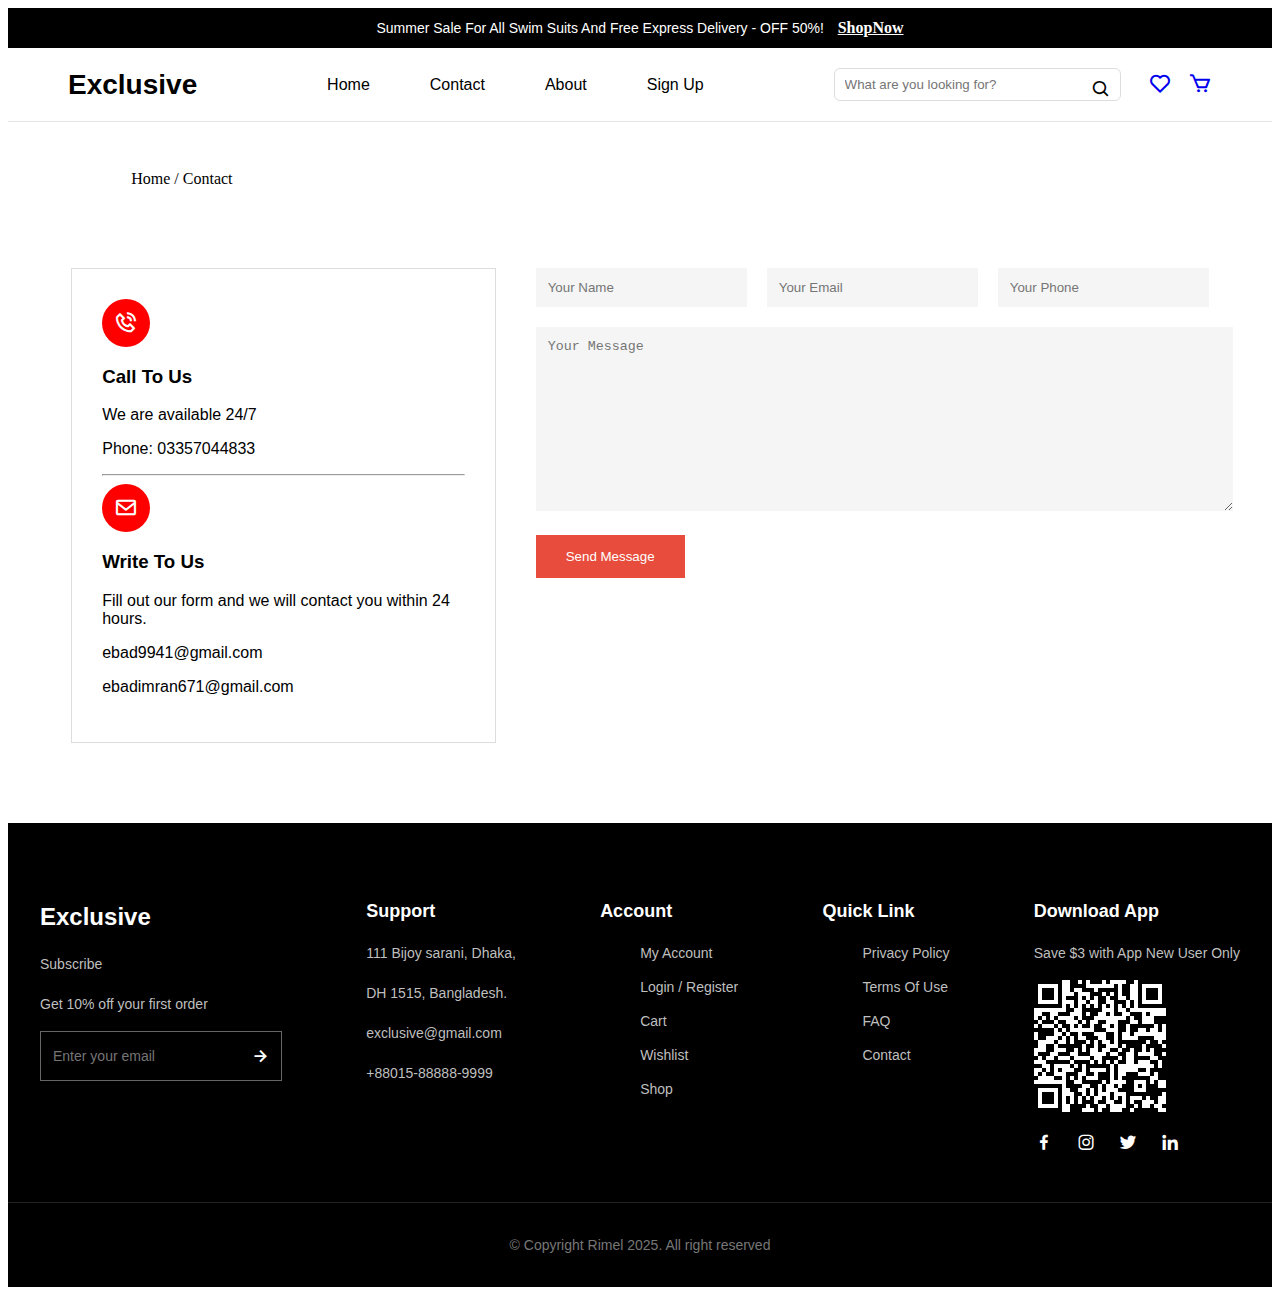
<file: Contact.html>
<!DOCTYPE html>
<html lang="en">
<head>
    <meta charset="UTF-8">
    <meta name="viewport" content="width=device-width, initial-scale=1.0">
    <title>Contact</title>
     <link rel="stylesheet" href="style.css">
    <link href='https://unpkg.com/boxicons@2.1.4/css/boxicons.min.css' rel='stylesheet'>
</head>
<body>
       <div class="top-banner">
        Summer Sale For All Swim Suits And Free Express Delivery - OFF 50%!
        <a href="#" class="shop">ShopNow</a>
    </div>
    <header class="main-header">
        <div class="logo">Exclusive</div>

        <nav class="nav-menu">
            <a href="index.html">Home</a>
            <a href="Contact.html">Contact</a>
            <a href="About.html">About</a>
            <a href="Signup.html">Sign Up</a>
        </nav>

        <div class="header-right">
            <div class="search-box">
                <input type="text" placeholder="What are you looking for?">
                <i class='bx bx-search'></i>
            </div>

            <div class="icons">
               <a href="whislist.html"><i class='bx bx-heart'></i></a>
                <a href="cart.html"><i class='bx bx-cart'></i></a>
            </div>
        </div>
    </header>
     <section class="nam">
        <p style="margin-left: 5%;margin-top: 4%;">Home / Contact</p>
    </section>
    <section class="contact-page">
  <div class="contact-left">
    <div class="contact-box">
      <i class='bx bx-phone-call'></i>
      <div>
        <h3>Call To Us</h3>
        <p>We are available 24/7</p>
        <p>Phone: 03357044833</p>
      </div>
    </div>

    <hr>

    <div class="contact-box">
      <i class='bx bx-envelope'></i>
      <div>
        <h3>Write To Us</h3>
        <p>Fill out our form and we will contact you within 24 hours.</p>
        <p>ebad9941@gmail.com</p>
        <p>ebadimran671@gmail.com</p>
      </div>
    </div>
  </div>

  <div class="contact-right">
    <form>
      <div class="form-row">
        <input type="text" placeholder="Your Name">
        <input type="email" placeholder="Your Email">
        <input type="text" placeholder="Your Phone">
      </div>

      <textarea placeholder="Your Message"></textarea>

      <button type="submit">Send Message</button>
    </form>
  </div>
</section>
 <footer class="footer">
    <div class="footer-top">
        <div class="footer-col">
            <h2>Exclusive</h2>
            <p class="sub">Subscribe</p>
            <p class="small">Get 10% off your first order</p>

            <div class="email-box">
                <input type="email" placeholder="Enter your email">
                <i class='bx bx-right-arrow-alt'></i>
            </div>
        </div>
        <div class="footer-col">
            <h3>Support</h3>
            <p>111 Bijoy sarani, Dhaka,</p>
            <p>DH 1515, Bangladesh.</p>
            <p>exclusive@gmail.com</p>
            <p>+88015-88888-9999</p>
        </div>
        <div class="footer-col">
            <h3>Account</h3>
            <ul>
                <li><a href="#">My Account</a></li>
                <li><a href="#">Login / Register</a></li>
                <li><a href="#">Cart</a></li>
                <li><a href="#">Wishlist</a></li>
                <li><a href="#">Shop</a></li>
            </ul>
        </div>
        <div class="footer-col">
            <h3>Quick Link</h3>
            <ul>
                <li><a href="#">Privacy Policy</a></li>
                <li><a href="#">Terms Of Use</a></li>
                <li><a href="#">FAQ</a></li>
                <li><a href="#">Contact</a></li>
            </ul>
        </div>
        <div class="footer-col">
            <h3>Download App</h3>
            <p class="small">Save $3 with App New User Only</p>

            <div class="download-box">
                <img src="Images/qr.jpg" alt="">
                <div class="store-imgs">
                </div>
            </div>

            <div class="social">
                <i class='bx bxl-facebook'></i>
                <i class='bx bxl-instagram'></i>
                <i class='bx bxl-twitter'></i>
                <i class='bx bxl-linkedin'></i>
            </div>
        </div>

    </div>

    <div class="footer-bottom">
        <p>© Copyright Rimel 2025. All right reserved</p>
    </div>
</footer>

</body>
</html>
</file>
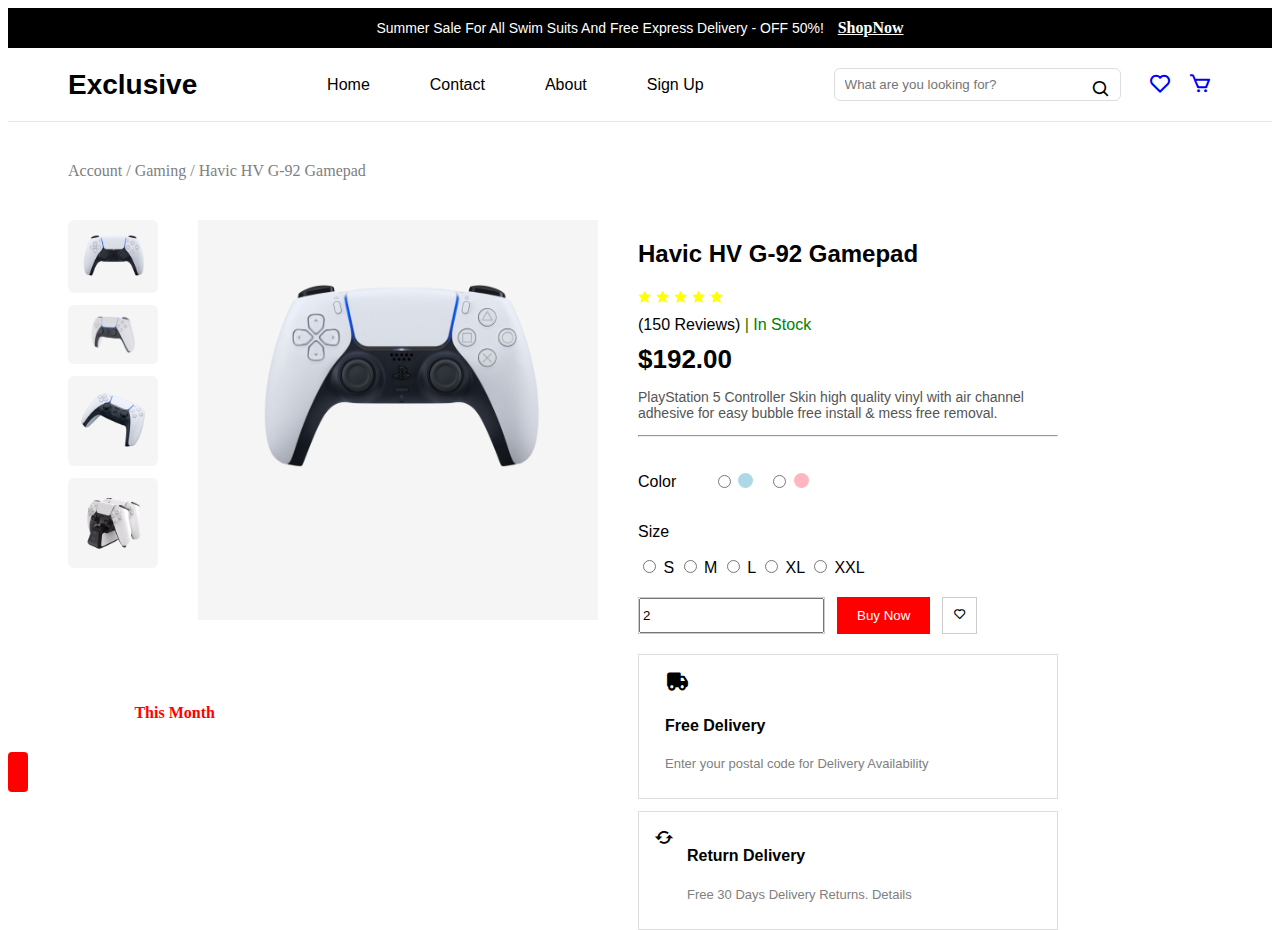
<file: gamepad.html>
<!DOCTYPE html>
<html lang="en">
<head>
    <meta charset="UTF-8">
    <meta name="viewport" content="width=device-width, initial-scale=1.0">
    <title>GamePad Deatils</title>
    <link rel="stylesheet" href="style.css">
    <link href='https://unpkg.com/boxicons@2.1.4/css/boxicons.min.css' rel='stylesheet'>
</head>
<body>
        <div class="top-banner">
        Summer Sale For All Swim Suits And Free Express Delivery - OFF 50%!
        <a href="#" class="shop">ShopNow</a>
    </div>
    <header class="main-header">
        <div class="logo">Exclusive</div>

        <nav class="nav-menu">
            <a href="index.html">Home</a>
            <a href="Contact.html">Contact</a>
            <a href="About.html">About</a>
            <a href="Signup.html">Sign Up</a>
        </nav>

        <div class="header-right">
            <div class="search-box">
                <input type="text" placeholder="What are you looking for?">
                <i class='bx bx-search'></i>
            </div>

            <div class="icons">
               <a href="whislist.html"><i class='bx bx-heart'></i></a>
                <a href="cart.html"><i class='bx bx-cart'></i></a>
            </div>
        </div>
    </header>
<p class="gp-breadcrumb">Account / Gaming / Havic HV G-92 Gamepad</p>

<div class="gp-wrapper">

  <div class="gp-thumbs">
    <img src="Images/gamepad2.png">
    <img src="Images/game3.png">
    <img src="Images/game4.png">
    <img src="Images/gamesatin.png">
  </div>

  <!-- MAIN IMAGE -->
  <div class="gp-main">
    <img src="Images/gamepad2.png" id="gpMainImg">
  </div>

  <!-- INFO -->
  <div class="gp-info">
    <h2 class="gp-title">Havic HV G-92 Gamepad</h2>

    <div class="gp-rating">
      <div style="color: yellow; margin-top: -2%;" class="best-star">
    <i class='bx bxs-star'></i>
    <i class='bx bxs-star'></i>
    <i class='bx bxs-star'></i>
    <i class='bx bxs-star'></i>
    <i class='bx bxs-star'></i>
</div>
    </div>
<span class="gp-review">(150 Reviews)</span>
      <span class="gp-stock"> | In Stock</span>
    <h3 class="gp-price">$192.00</h3>

    <p class="gp-desc">
      PlayStation 5 Controller Skin high quality vinyl with air channel
      adhesive for easy bubble free install & mess free removal.
    </p>

    <hr>

    <!-- COLORS -->
   <div class="color-select">
                        <p>Color</p>
                        <label for="lightblue">
                            <input type="radio" name="color" id="red">
                            <span class="color-1"></span>
                        </label>
                        <label for="lightpink">
                            <input type="radio" name="color" id="green">
                            <span class="color-2"></span>
                        </label>
                    </div>
  <div class="size-select">
                        <p>Size</p>
                        <label for="small">
                            <input type="radio" name="size" id="small">
                            <span>S</span>
                        </label>
                        <label for="medium">
                            <input type="radio" name="size" id="medium">
                            <span>M</span>
                        </label>
                        <label for="large">
                            <input type="radio" name="size" id="large">
                            <span>L</span>
                        </label>
                        <label for="x-large">
                            <input type="radio" name="size" id="x-large">
                            <span>XL</span>
                        </label>
                        <label for="xx-large">
                            <input type="radio" name="size" id="xx-large">
                            <span>XXL</span>
                        </label>
                    </div>

    <!-- BUY -->
    <div class="gp-buy">
      <div class="gp-qty">
        <input type="number" value="2">
      </div>

      <button class="gp-buy-btn">Buy Now</button>
      <button class="gp-wish"><i class='bx bx-heart'></i></button>
    </div>
    <div class="gp-delivery">
      <div class="gp-box">
        <i class='bx bx-truck'></i>
        <div>
            <i style="font-size: 25px;" class='bx bxs-truck'></i>
          <h4>Free Delivery</h4>
          <p>Enter your postal code for Delivery Availability</p>
        </div>
      </div>

      <div class="gp-box">
        <i style="font-size: 22px;" class='bx bx-refresh'></i>
        <div>
          <h4>Return Delivery</h4>
          <p>Free 30 Days Delivery Returns. <span>Details</span></p>
        </div>
      </div>
    </div>
  </div>
</div>
<br><br>
<section class="related-item">
    <div class="box">
            <p>.</p>
        </div>
        <p class="redbox">This Month</p>
</section>
<script src="script.js"></script>
</body>
</html>
</file>
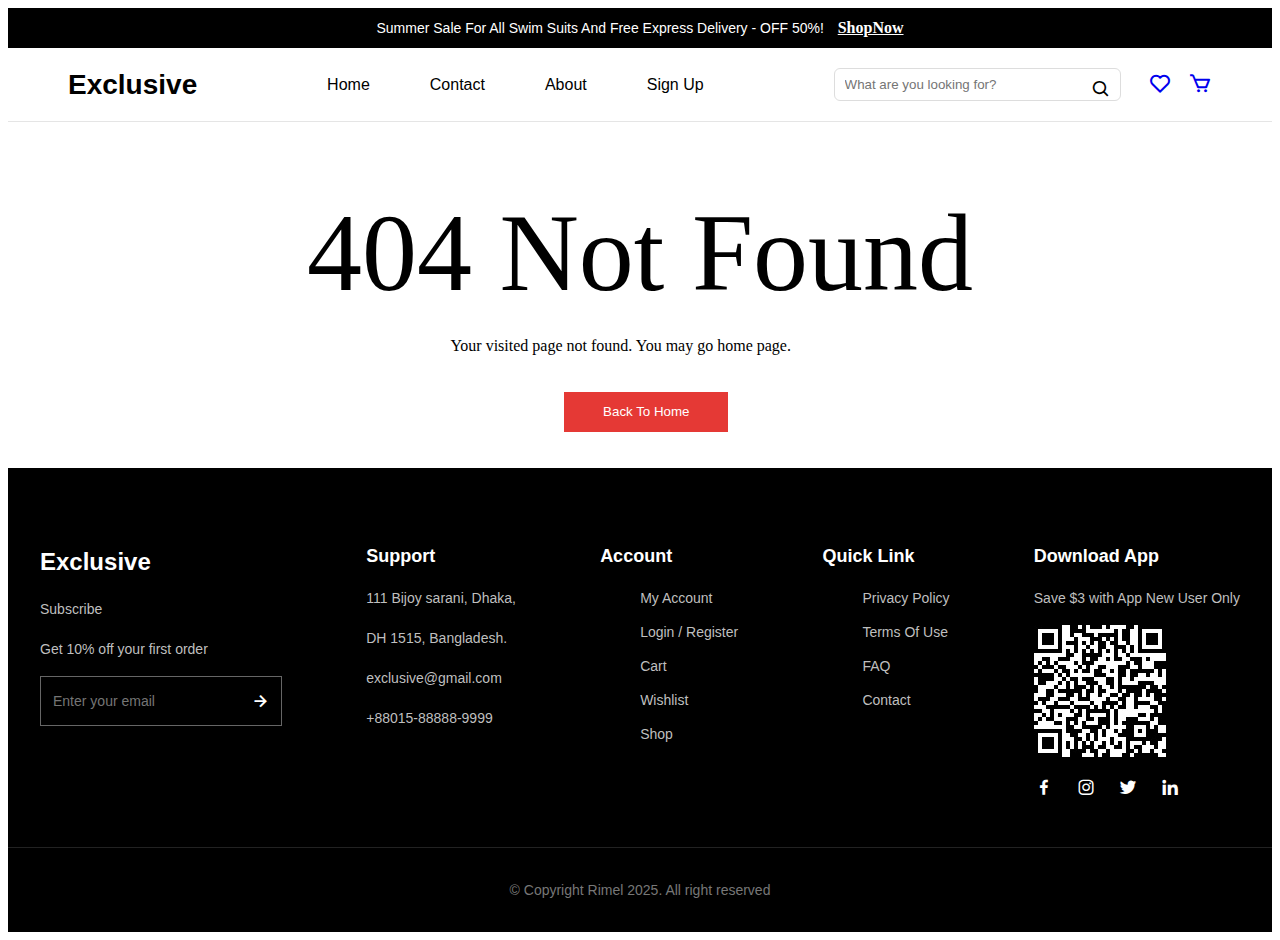
<file: pagenotfound.html>
<!DOCTYPE html>
<html lang="en">
<head>
    <meta charset="UTF-8">
    <meta name="viewport" content="width=device-width, initial-scale=1.0">
    <title>404 Error</title>
    <link rel="stylesheet" href="style.css">
    <link href='https://unpkg.com/boxicons@2.1.4/css/boxicons.min.css' rel='stylesheet'>
</head>
<body>
    <div class="top-banner">
        Summer Sale For All Swim Suits And Free Express Delivery - OFF 50%!
        <a href="#" class="shop">ShopNow</a>
    </div>
    <header class="main-header">
        <div class="logo">Exclusive</div>

        <nav class="nav-menu">
            <a href="index.html">Home</a>
            <a href="Contact.html">Contact</a>
            <a href="About.html">About</a>
            <a href="Signup.html">Sign Up</a>
        </nav>

        <div class="header-right">
            <div class="search-box">
                <input type="text" placeholder="What are you looking for?">
                <i class='bx bx-search'></i>
            </div>

            <div class="icons">
               <a href="whislist.html"><i class='bx bx-heart'></i></a>
                <a href="cart.html"><i class='bx bx-cart'></i></a>
            </div>
        </div>
    </header>
    <section class="notfound">
        <h1>404 Not Found</h1>
        <p>Your visited page not found. You may go home page.</p>
        <br>
            <a href="index.html"><button id="back">Back To Home</button></a>
    </section>
    <br><br>
    <footer class="footer">
    <div class="footer-top">
        <div class="footer-col">
            <h2>Exclusive</h2>
            <p class="sub">Subscribe</p>
            <p class="small">Get 10% off your first order</p>

            <div class="email-box">
                <input type="email" placeholder="Enter your email">
                <i class='bx bx-right-arrow-alt'></i>
            </div>
        </div>
        <div class="footer-col">
            <h3>Support</h3>
            <p>111 Bijoy sarani, Dhaka,</p>
            <p>DH 1515, Bangladesh.</p>
            <p>exclusive@gmail.com</p>
            <p>+88015-88888-9999</p>
        </div>
        <div class="footer-col">
            <h3>Account</h3>
            <ul>
                <li><a href="#">My Account</a></li>
                <li><a href="#">Login / Register</a></li>
                <li><a href="#">Cart</a></li>
                <li><a href="#">Wishlist</a></li>
                <li><a href="#">Shop</a></li>
            </ul>
        </div>
        <div class="footer-col">
            <h3>Quick Link</h3>
            <ul>
                <li><a href="#">Privacy Policy</a></li>
                <li><a href="#">Terms Of Use</a></li>
                <li><a href="#">FAQ</a></li>
                <li><a href="#">Contact</a></li>
            </ul>
        </div>
        <div class="footer-col">
            <h3>Download App</h3>
            <p class="small">Save $3 with App New User Only</p>

            <div class="download-box">
                <img src="Images/qr.jpg" alt="">
                <div class="store-imgs">
                </div>
            </div>

            <div class="social">
                <i class='bx bxl-facebook'></i>
                <i class='bx bxl-instagram'></i>
                <i class='bx bxl-twitter'></i>
                <i class='bx bxl-linkedin'></i>
            </div>
        </div>

    </div>

    <div class="footer-bottom">
        <p>© Copyright Rimel 2025. All right reserved</p>
    </div>
</footer>

</body>
</html>
</file>
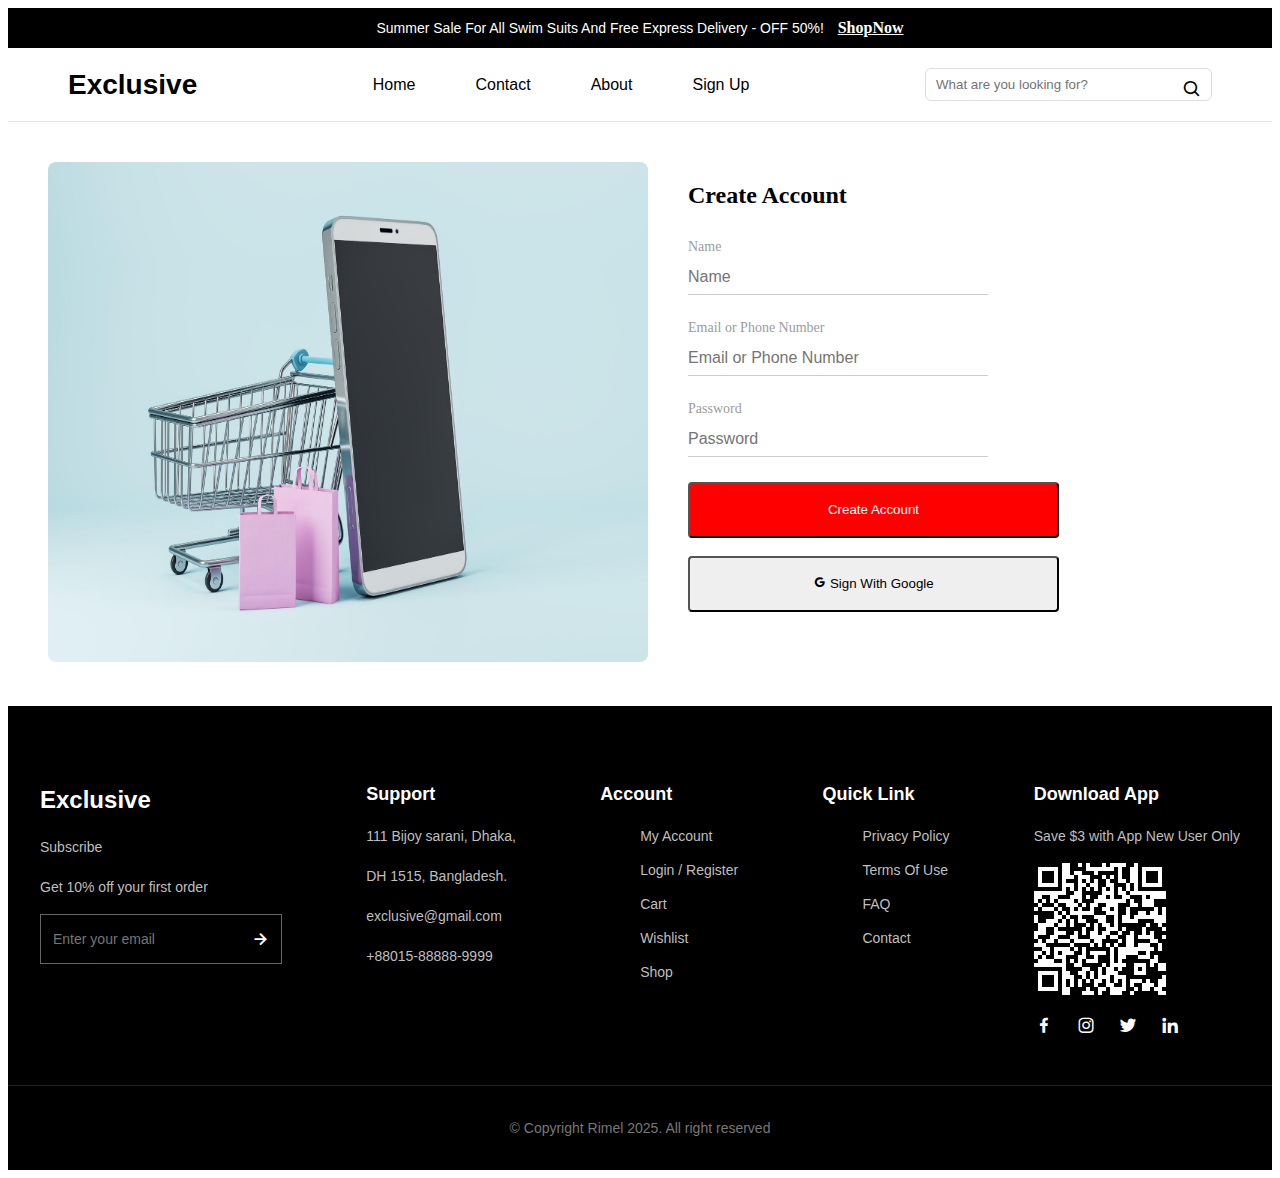
<file: Signup.html>
<!DOCTYPE html>
<html lang="en">
<head>
    <meta charset="UTF-8">
    <meta name="viewport" content="width=device-width, initial-scale=1.0">
    <title>SingUp</title>
    <link rel="stylesheet" href="style.css">
    <link href='https://unpkg.com/boxicons@2.1.4/css/boxicons.min.css' rel='stylesheet'>
</head>
<body>
  <div class="top-banner">
        Summer Sale For All Swim Suits And Free Express Delivery - OFF 50%!
        <a href="#" class="shop">ShopNow</a>
    </div>
  <header class="main-header">
        <div class="logo">Exclusive</div>

        <nav class="nav-menu">
            <a href="index.html">Home</a>
            <a href="Contact.html">Contact</a>
            <a href="About.html">About</a>
            <a href="Signup.html">Sign Up</a>
        </nav>

        <div class="header-right">
            <div class="search-box">
                <input type="text" placeholder="What are you looking for?">
                <i class='bx bx-search'></i>
            </div>
        </div>
    </header>
    <div class="signup-container">
    
    <div class="left-image">
        <img src="Images/mobilecart.jpg" alt="">
    </div>

    <div class="right-form">
        <h2>Create Account</h2>

        <div class="form-group">
            <label>Name</label>
            <input type="text" placeholder="Name">
        </div>

        <div class="form-group">
            <label>Email or Phone Number</label>
            <input type="text" placeholder="Email or Phone Number">
        </div>

        <div class="form-group">
            <label>Password</label>
            <input type="password" placeholder="Password">
        </div>
   <div class="two-button">
    <button style="background-color: red;color: white;">Create Account</button>
    <br><br>
    <button><i class='bx bxl-google'></i> Sign With Google</button>
   </div>
    </div>
</div>
<footer class="footer">
    <div class="footer-top">
        <div class="footer-col">
            <h2>Exclusive</h2>
            <p class="sub">Subscribe</p>
            <p class="small">Get 10% off your first order</p>

            <div class="email-box">
                <input type="email" placeholder="Enter your email">
                <i class='bx bx-right-arrow-alt'></i>
            </div>
        </div>
        <div class="footer-col">
            <h3>Support</h3>
            <p>111 Bijoy sarani, Dhaka,</p>
            <p>DH 1515, Bangladesh.</p>
            <p>exclusive@gmail.com</p>
            <p>+88015-88888-9999</p>
        </div>
        <div class="footer-col">
            <h3>Account</h3>
            <ul>
                <li><a href="#">My Account</a></li>
                <li><a href="#">Login / Register</a></li>
                <li><a href="#">Cart</a></li>
                <li><a href="#">Wishlist</a></li>
                <li><a href="#">Shop</a></li>
            </ul>
        </div>
        <div class="footer-col">
            <h3>Quick Link</h3>
            <ul>
                <li><a href="#">Privacy Policy</a></li>
                <li><a href="#">Terms Of Use</a></li>
                <li><a href="#">FAQ</a></li>
                <li><a href="#">Contact</a></li>
            </ul>
        </div>
        <div class="footer-col">
            <h3>Download App</h3>
            <p class="small">Save $3 with App New User Only</p>

            <div class="download-box">
                <img src="Images/qr.jpg" alt="">
                <div class="store-imgs">
                </div>
            </div>

            <div class="social">
                <i class='bx bxl-facebook'></i>
                <i class='bx bxl-instagram'></i>
                <i class='bx bxl-twitter'></i>
                <i class='bx bxl-linkedin'></i>
            </div>
        </div>

    </div>

    <div class="footer-bottom">
        <p>© Copyright Rimel 2025. All right reserved</p>
    </div>
</footer>
</body>
</html>
</file>
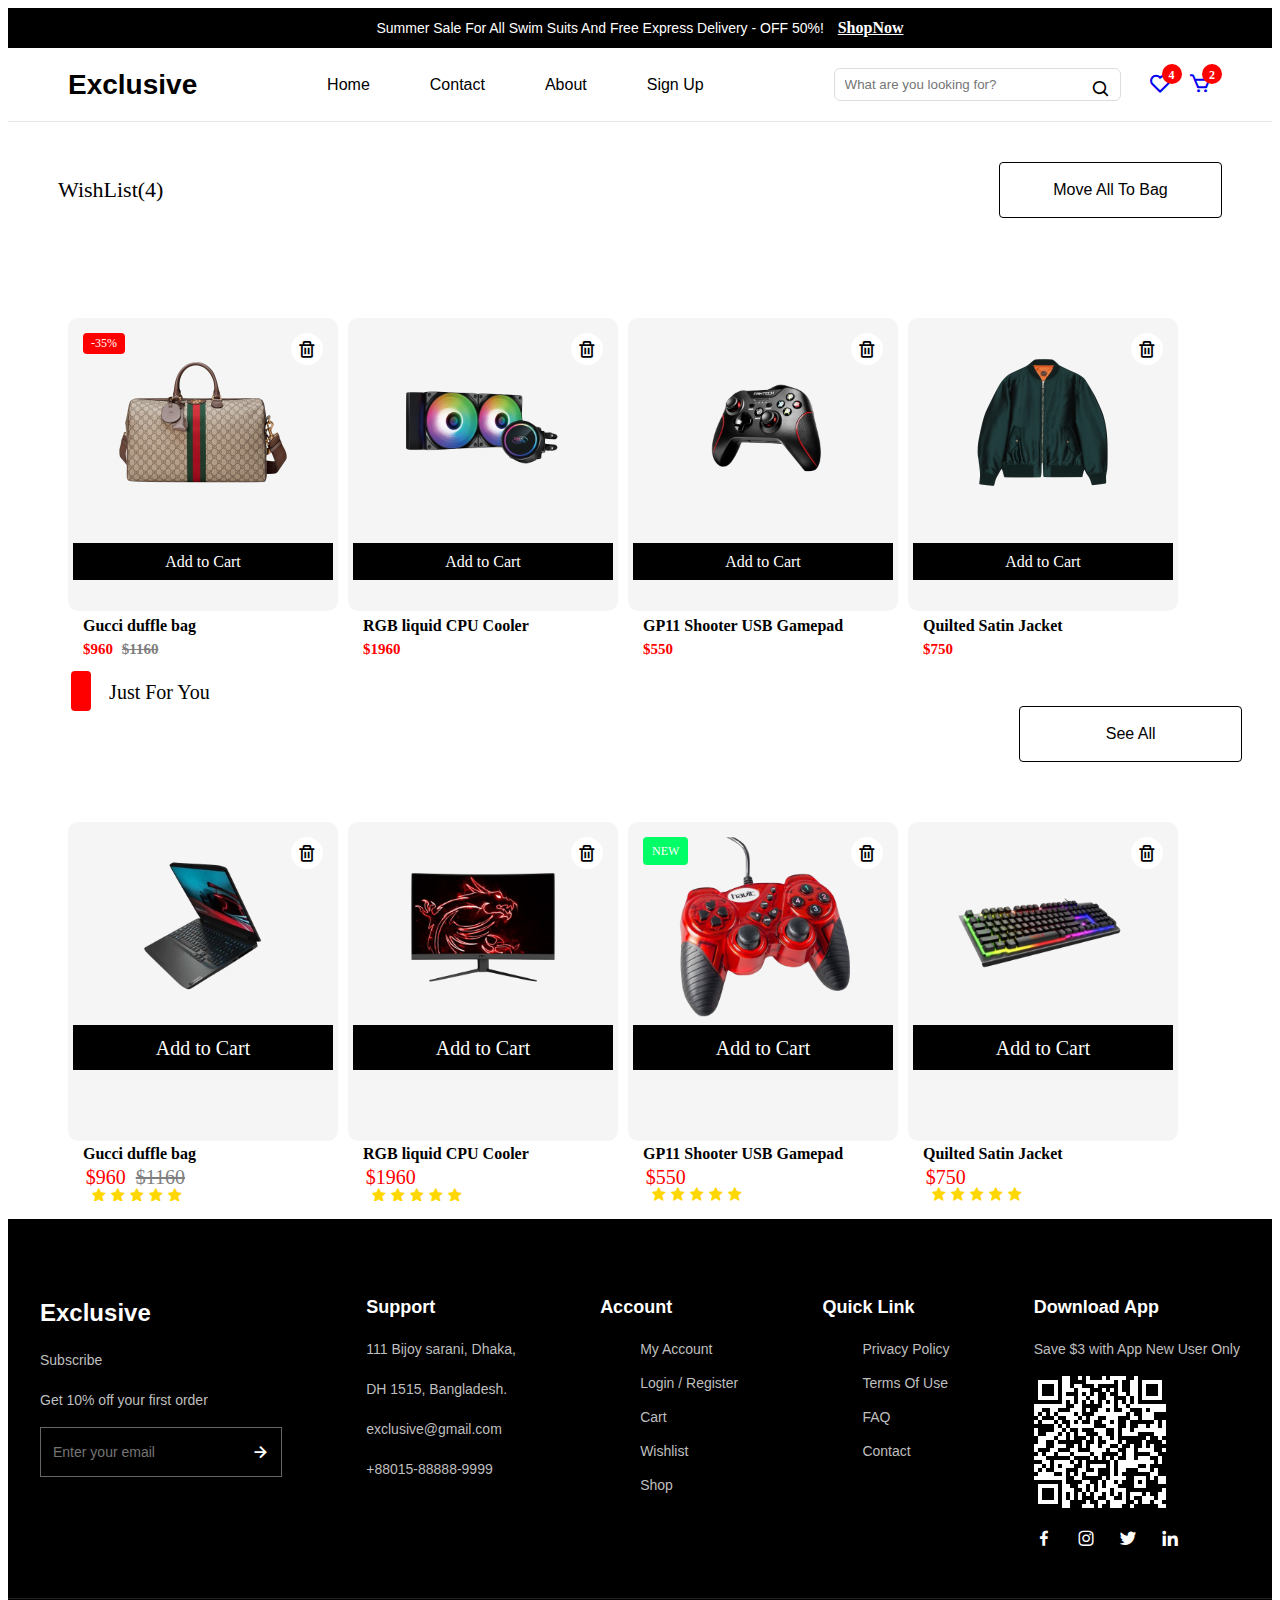
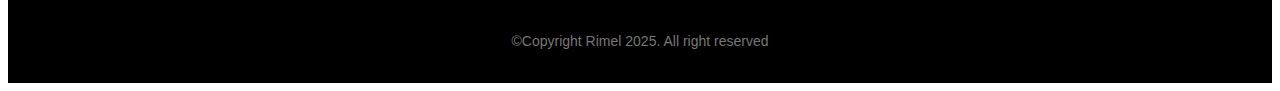
<file: whislist.html>
<!DOCTYPE html>
<html lang="en">
<head>
    <meta charset="UTF-8">
    <meta name="viewport" content="width=device-width, initial-scale=1.0">
    <title>Whislist</title>
    <link rel="stylesheet" href="style.css">
    <link href='https://unpkg.com/boxicons@2.1.4/css/boxicons.min.css' rel='stylesheet'>
</head>
<body>
        <div class="top-banner">
        Summer Sale For All Swim Suits And Free Express Delivery - OFF 50%!
        <a href="#" class="shop">ShopNow</a>
    </div>
<header class="main-header">
        <div class="logo">Exclusive</div>
        <nav class="nav-menu">
            <a href="index.html">Home</a>
            <a href="Contact.html">Contact</a>
            <a href="About.html">About</a>
            <a href="Signup.html">Sign Up</a>
        </nav>

        <div class="header-right">
            <div class="search-box">
                <input type="text" placeholder="What are you looking for?">
                <i class='bx bx-search'></i>
            </div>

            <div class="icons">
               <a href="whislist.html"><i id="dil" class='bx bx-heart'><span>4</span></i></a>
             <a href="cart.html"><i id="dil" class='bx bx-cart'><span>2</span></i></a>
            </div>
        </div>
    </header>
   <div class="wishlist-header">
    <h3 id="wish">WishList(4)</h3>
    <button id="wishitem">Move All To Bag</button>
</div>
<div class="flash-slider">
    <div class="flash-products">
        <div class="product-card">
    <span class="discount">-35%</span>

    <img src="Images/purse.png">
            <p id="add">Add to Cart</p>

    <div class="icons">
     <i class='bx bx-trash'></i>
    </div>

    <h4 class="name">Gucci duffle bag</h4>

    <p class="price">$960 <span>$1160</span></p>
</div>


<div class="product-card">
            <img src="Images/speaker.png">
            <p id="add">Add to Cart</p>
            <div class="icons">
     <i class='bx bx-trash'></i>
            </div>
            <a href=""><h4 class="name">RGB liquid CPU Cooler</h4></a>
            <p class="price">$1960</p>
        </div>
        <div class="product-card">
            <img src="Images/gamepad.png">
            <p id="add">Add to Cart</p>
            <div class="icons">
                  <i class='bx bx-trash'></i>
            </div>
            <a href=""><h4 class="name">GP11 Shooter USB Gamepad</h4></a>
            <p class="price">$550</p>
        </div>
        <div class="product-card">
            <img src="Images/jackets.png">
            <p id="add">Add to Cart</p>
            <div class="icons">
                  <i class='bx bx-trash'></i>
            </div>
            <a href=""><h4 class="name">Quilted Satin Jacket</h4></a>
            <p class="price">$750</p>
        </div>
    </div>
</div>
<section class="just">
    <div style="margin-left: 5%;" class="box">
    <p>.</p>
</div>
<p>Just For You</p>
    <button style="margin-left: 80%; margin-top: -30%; " id="wishitem">See All</button>
<div class="flash-slider">
    <div class="flash-products">
        <div class="product-card">
    <img src="Images/laptops.png">
            <p id="add">Add to Cart</p>
    <div class="icons">
     <i class='bx bx-trash'></i>
    </div>
    <h4 class="name">Gucci duffle bag</h4>
    <p style="margin-top: 2.5%; margin-left: 1%;" class="price">$960 <span>$1160</span></p>
    <br><br>
     <div style="margin-top: 6.5%; margin-left: -12%;" class="another">
        <i class='bx bxs-star'></i>
        <i class='bx bxs-star'></i>
        <i class='bx bxs-star'></i>
        <i class='bx bxs-star'></i>
        <i class='bx bxs-star'></i>
    </div>
</div>
<div class="product-card">
            <img src="Images/pc.png">
            <p id="add">Add to Cart</p>
            <div class="icons">
     <i class='bx bx-trash'></i>
            </div>
            <a href=""><h4 class="name">RGB liquid CPU Cooler</h4></a>
            <p style="margin-top: 2.5%; margin-left: 1%;" class="price">$1960</p>
            <br><br>
            <div style="margin-top: 6.5%; margin-left: -12%;" class="another">
        <i class='bx bxs-star'></i>
        <i class='bx bxs-star'></i>
        <i class='bx bxs-star'></i>
        <i class='bx bxs-star'></i>
        <i class='bx bxs-star'></i>
    </div>
        </div>
        <div class="product-card">
            <img src="Images/mous.png">
    <span  class="greenbut">NEW</span>
            <p id="add">Add to Cart</p>
            <div class="icons">
                  <i class='bx bx-trash'></i>
            </div>
            <a href=""><h4 class="name">GP11 Shooter USB Gamepad</h4></a>
            <p style="margin-top: 2.5%; margin-left: 1%;" class="price">$550</p>
            <div style="margin-top: 19.5%; margin-left: -12%;" class="another">
        <i class='bx bxs-star'></i>
        <i class='bx bxs-star'></i>
        <i class='bx bxs-star'></i>
        <i class='bx bxs-star'></i>
        <i class='bx bxs-star'></i>
    </div>
        </div>
        <div class="product-card">
            <img src="Images/Keyboard.png">
            <p id="add">Add to Cart</p>
            <div class="icons">
                  <i class='bx bx-trash'></i>
            </div>
            <a href=""><h4 class="name">Quilted Satin Jacket</h4></a>
            <p style="margin-top: 2.5%; margin-left: 1%;" class="price">$750</p>
            <div style="margin-top: 19.5%; margin-left: -12%;" class="another">
        <i class='bx bxs-star'></i>
        <i class='bx bxs-star'></i>
        <i class='bx bxs-star'></i>
        <i class='bx bxs-star'></i>
        <i class='bx bxs-star'></i>
    </div>
        </div>
    </div>
</div>
</section>
<br>
<footer class="footer">
    <div class="footer-top">
        <div class="footer-col">
            <h2>Exclusive</h2>
            <p class="sub">Subscribe</p>
            <p class="small">Get 10% off your first order</p>

            <div class="email-box">
                <input type="email" placeholder="Enter your email">
                <i class='bx bx-right-arrow-alt'></i>
            </div>
        </div>
        <div class="footer-col">
            <h3>Support</h3>
            <p>111 Bijoy sarani, Dhaka,</p>
            <p>DH 1515, Bangladesh.</p>
            <p>exclusive@gmail.com</p>
            <p>+88015-88888-9999</p>
        </div>
        <div class="footer-col">
            <h3>Account</h3>
            <ul>
                <li><a href="#">My Account</a></li>
                <li><a href="#">Login / Register</a></li>
                <li><a href="#">Cart</a></li>
                <li><a href="#">Wishlist</a></li>
                <li><a href="#">Shop</a></li>
            </ul>
        </div>
        <div class="footer-col">
            <h3>Quick Link</h3>
            <ul>
                <li><a href="#">Privacy Policy</a></li>
                <li><a href="#">Terms Of Use</a></li>
                <li><a href="#">FAQ</a></li>
                <li><a href="#">Contact</a></li>
            </ul>
        </div>
        <div class="footer-col">
            <h3>Download App</h3>
            <p class="small">Save $3 with App New User Only</p>

            <div class="download-box">
                <img src="Images/qr.jpg" alt="">
                <div class="store-imgs">
                </div>
            </div>

            <div class="social">
                <i class='bx bxl-facebook'></i>
                <i class='bx bxl-instagram'></i>
                <i class='bx bxl-twitter'></i>
                <i class='bx bxl-linkedin'></i>
            </div>
        </div>

    </div>
    <div class="footer-bottom">
        <p>©Copyright Rimel 2025. All right reserved</p>
    </div>
</footer>
</body>
</html>
</file>
<file: style.css>
.top-banner {
  background: #000; 
  color: #fff;
  text-align: center;
  font-size: 14px;
  padding: 8px 0;
  font-family: Arial, sans-serif;
}

.top-banner .shop {
  color: #fff;
  font-weight: 600;
  margin-left: 10px;
}
/* Top Banner */
.top-sale-banner {
    background: #000;
    color: #fff;
    text-align: center;
    padding: 7px 0;
    font-size: 14px;
    font-family: Arial, sans-serif;
}

.top-sale-banner a {
    color: #fff;
    font-weight: 600;
    margin-left: 8px;
    text-decoration: none;
}

/* Main Header */
.main-header {
    display: flex;
    justify-content: space-between;
    align-items: center;
    padding: 18px 60px;
    background: #fff;
    font-family: Arial, sans-serif;
    border-bottom: 1px solid #e5e5e5;
}

/* Logo */
.logo {
    font-size: 28px;
    font-weight: 700;
}

/* Navigation Menu */
.nav-menu {
    display: flex;
    gap: 30px;
}

.nav-menu a {
    text-decoration: none;
    color: #000;
    font-size: 16px;
    transition: 0.3s;
}

.nav-menu a:hover {
    border-bottom: 2px solid #000;
}

/* Search Box */
.header-right {
    display: flex;
    align-items: center;
    gap: 20px;
}

.search-box {
    position: relative;
}

.search-box input {
    padding: 10px 15px 10px 40px;
    border: 1px solid #ddd;
    border-radius: 6px;
    width: 240px;
    outline: none;
}

.search-box i {
    position: absolute;
    right: 12px;
    bottom: 12%;
    font-size: 20px;
}

/* Icons */
.icons i {
    font-size: 24px;
    margin-left: 12px;
    cursor: pointer;
}

.exclusive-section {
  width: 250px;
  border: 1px solid #ddd;
  padding: 10px;
}

.exclusive-list {
  list-style: none;
  padding: 0;
  margin: 0;
}

.exclusive-list li {
  padding: 10px;
  font-size: 15px;
  cursor: pointer;
  position: relative;
}

.arrow {
  float: right;
}

.submenu {
  display: none;
  list-style: none;
  padding-left: 15px;
  margin-top: 8px;
}

.parent.active .submenu {
  display: block;
}

.parent.active .arrow {
  transform: rotate(90deg);
}

.header-banner{
background: #000000;
width: 45%;
margin-left: 25%;
margin-top: -300px;
padding: 160px;
}

.header-banner i{
    color: white;
    margin-left: -55px;
    font-size: 40px;
    position: absolute;
    top: 230px;
}
.header-banner p{
    color: white;
    margin-top: -94px;
   font-weight: 1000;
}

.upto{
color: white;
margin-left: 18%;
margin-top: -200px;
font-family: Inter;
font-weight: 600;
font-style: Semi Bold;
font-size: 48px;
line-height: 60px;
letter-spacing: 4%;
}

.shop{
    margin-left: 18%;
    margin-top: -30px;
   font-family: Poppins;
font-weight: 500;
font-style: Medium;
font-size: 16px;
line-height: 24px;
letter-spacing: 0%;
color: white;
}

.right-arrow{
    margin-left: 38%;
    color: white;
    font-size: 40px;
    position: absolute;
  top: 400px;
}

.circle {
    display: flex;
    justify-content: center;
    align-items: center;
}

.circle i {
    font-size: 12px;
    color: #cfcfcf;     
    margin: 0 4px;
}


.circle #third {
    color: red;  
    font-size: 10px;       
    border: 2px solid white;
    border-radius: 50%;
    background: red;        
}


.banner-image{
    margin-left: 60%;
}

.banner-image img{
    position: absolute;
    top: 190px;
}

.box{
    height: 40px;
    border-radius: 4px;
    width: 20px;
    background-color: red;
}

.box p{
    color: red;
}


.section-title {
    display: flex;
    align-items: center;
    gap: 10px;
    margin-left: 60px;
}

.today-dot {
    width: 20px;
    height: 20px;
    background: red;
    border-radius: 5px;
}

.section-title p {
    color: red;
    font-size: 18px;
    font-weight: 600;
}

/* Flash Sale Header */
.flashsale-container {
    display: flex;
    justify-content: space-between;
    align-items: center;
    padding: 0 60px;
}

.flashsale-container h1 {
    font-size: 32px;
}

/* Timer */
.timer {
    display: flex;
    gap: 20px;
    margin-left: -40%;
}

.time-box span {
    font-size: 30px;
    font-weight: bold;
}

.time-box p {
    font-size: 14px;
    color: gray;
}

.nav-buttons {
    display: flex;
    gap: 10px;
}

.arrow-btn {
    width: 42px;
    height: 42px;
    background: #EDEDED;
    border: none;
    border-radius: 50%;
    font-size: 22px;
    cursor: pointer;
}

/* ==== PRODUCT CARDS ==== */
.flash-products {
    display: flex;
    gap: 20px;
    padding: 40px 60px;
}

.product-card {
    width: 230px;
    padding: 10px;
    border-radius: 10px;
    background: #fff;
    text-align: center;
}

.product-card img {
    width: 100%;
    height: 180px;    /* fix height */
    object-fit: contain; /* image cut nahi hogi */
    margin-bottom: 10px;
}

/* discount tag */
.discount {
    position: absolute;
    top: 15px;
    left: 15px;
    background: red;
    color: #fff;
    padding: 3px 8px;
    border-radius: 4px;
    font-size: 12px;
}

/* card icons */
.product-card .icons {
    position: absolute;
    top: 15px;
    right: 15px;
    display: flex;
    flex-direction: column;
    gap: 10px;
}

.product-card .icons i {
    background: white;
    padding: 6px;
    border-radius: 50%;
    font-size: 20px;
    cursor: pointer;
}

/* product name */
.product-card h4 {
    margin-top: 20px;
    font-size: 16px;
    font-weight: 600;
}

/* price */
.price {
    font-size: 15px;
    font-weight: 700;
    position: absolute;
    top: 105%;
    color: red;
}

.price span {
    color: gray;
    text-decoration: line-through;
    margin-left: 5px;
}

/* Add To Cart button */
.cart-btn {
    margin-top: 10px;
    width: 100%;
    padding: 8px;
    background: black;
    color: white;
    border: none;
    border-radius: 4px;
    cursor: pointer;
}

.to{
    margin-left: 3%;
    position: absolute;
    top: 93%;
    font-weight: bold;
    color: red;
}

.name{
    position: absolute;
    top: 95%;
    color: black;
}

.right-arrow{
    margin-top: 2.5%;
}

.flash-slider {
    width: 100%;
    overflow: hidden;
    padding: 20px 0;
}

.flash-products {
    display: flex;
    gap: 10px;
    transition: transform .4s ease;
}

.product-card {
    position: relative;
    width: 240px;              /* FIXED WIDTH (no shrink) */
    flex-shrink: 0;            /* Never compress */
    background: #F5F5F5;
    padding: 15px;
    border-radius: 10px;
    text-align: center;
}

.stars {
    display: flex;
    gap: 3px;
    position: absolute;
    left: 15px;
}

.stars i {
   margin-top: 142%;
    color: #FFD700;
}

 .view{
    margin-left: 45%;
    margin-top: 4%;
    padding: 1%;
    background-color: red;
    color: white;
    border: none;
    border-radius: 3%;
    width: 14%;
}

 #add{
    width: 100%;
    margin-left: -4%;
    background-color: black;
    color: white;
    padding: 4%;
}


.too{
    margin-left: 3%;
    margin-top: -2%;
    color: red;
    font-weight: bold;
}

.text{
    font-family: Inter;
font-weight: 600;
font-style: Semi Bold;
font-size: 20px;
line-height: 48px;
letter-spacing: 4%;
}

.nav-buttonss{
    margin-left: 90%;
    margin-top: -6%;
} 

.categories{
    width: 170px;
height: 150px;
opacity: 1;
border-radius: 4px;
border-width: 1px;
  display: flex;
  justify-items: center;
  align-items: center;
  margin-left: 2%; 
    border: 2px solid #0000004D;
}

.categories .icon{
  margin-left: 40%;
  font-size: 45px;
border-width: 2px;
}
.logoname{
    margin-left: -33%;
    margin-top: 56%;
    color: grey;
}

.icon-red{
     margin-left: 40%;
  font-size: 45px;
border-width: 2px;
    background-color: red;
}

.best {
    display: flex;
    justify-content: space-between;
    align-items: center;
    padding: 0 60px;
    margin-top: 50px;
}

.best-left .box p {
    font-size: 40px;
    font-weight: bold;
    color: red;
    line-height: 0;
}

.too {
    color: red;
    font-weight: 600;
    margin-left: 3%;
    margin-top: -2%;
}

.best h1 {
    margin: 0;
    font-size: 34px;
}

.view-all {
    width: 159px;
    height: 56px;
    border-radius: 4px;
    border: none;
    background-color: red;
    color: white;
    cursor: pointer;
    font-size: 16px;
    font-weight: 600;
}

.product-card img {
    width: 100%;
    height: 180px;
    object-fit: contain;
    margin-bottom: 10px;
}

.stars {
    display: flex;
    justify-content: center;
    gap: 3px;
}
.stars i {
    color: gold;
}

.redbox{
    color: red;
    margin-left: 10%;
    margin-top: -7%;
    font-weight: bold;
}

.starbest{
    display: flex;
    gap: 3px;
    position: absolute;
    left: 15px;
}

.starbest i {
   margin-top: 67%;
    color: #FFD700;
}

.buynow-banner{
    background-color: #000000;
    padding: 0.1%;
    margin-top: 5%;
}

#cate{
    color: #00FF66;
    width: 90%;
height: 20px;
opacity: 1;
margin-left: 8%;
font-family: Poppins;
font-weight: bold;
margin-top: 60px;
font-style: SemiBold;
font-size: 16px;
line-height: 20px;
letter-spacing: 0%;
}

.banner-text{
    color: white;
    font-family: Inter;
font-weight: 600;
margin-left: 10%;
font-style: Semi Bold;
font-size: 30px;
line-height: 60px;
letter-spacing: 4%;
}

.timer {
  display: flex;
  gap: 20px;
  margin-left: -55%;
  justify-content: center;
}

.circles {
  width: 70px;
  height: 70px;
  background: white;
  color: black;
  border-radius: 50%;
  display: flex;
  flex-direction: column;
  justify-content: center;
  align-items: center;
}

.circles .num {
  font-size: 20px;
  font-weight: bold;
  margin: 0;
}

.circles .txt {
  font-size: 12px;
  margin: 0;
}

#buynow{
    width: 171px;
height: 56%;
gap: 10px;
opacity: 1;
margin-top: 4%;
margin-left: 10%;
border-radius: 4px;
padding-top: 16px;
padding-right: 48px;
padding-bottom: 16px;
padding-left: 48px;
background-color: #00FF66;
color: white;
}
#buyimg{
    width: 60%;
    margin-left: 42%;
    margin-top: -50%;
  transform: perspective(900px) rotateY(-185deg);
  transition: 0.4s ease;
}


.our-pro{
    color: red;
    margin-left: 3%;
    margin-top: -2%;
    font-weight: bold;
}

.leftstar{
     display: flex;
    gap: 3px;
    position: absolute;
    left: 55px;
}

.leftstar i{
    margin-top: 125%;
    color: #FFD700;
}

#expo{
    font-family: Inter;
font-weight: 600;
font-style: Semi Bold;
font-size: 36px;
line-height: 48px;
letter-spacing: 4%;
}

.another{
     display: flex;
    gap: 3px;
    position: absolute;
    left: 55px;
}

.another i{
    margin-top: 47%;
    color: #FFD700;
}


.greenbut{
      position: absolute;
    top: 15px;
    left: 15px;
    background: #00FF66;
    color: #fff;
    padding: 5px 9px;
    border-radius: 4px;
    font-family: Poppins;
font-weight: 400;
font-style: Regular;
font-size: 12px;
line-height: 18px;
letter-spacing: 0%;
}


.dotBtn-yellow{
  border-radius:50%;
  border:3px solid #ddd;
  cursor:pointer;
  background:#e74c3c;
  width: 15px;
height: 15px;
opacity: 1;
border: 2px solid black;
position: absolute;
margin-top: 94.3%;
margin-left: -79%;
}
.dotBtn-normal{
  border-radius:50%;
  border:3px solid #ddd;
  cursor:pointer;
  padding:0;
  background:yellow;
  width: 15px;
height: 15px;
opacity: 1;
border: none;
position: absolute;
margin-top: 94.3%;
margin-left: -70%;
}

.ourview{
    width: 159px;
    height: 56px;
    border-radius: 4px;
    border: none;
    background-color: red;
    color: white;
    cursor: pointer;
    font-size: 16px;
    font-weight: 600;
    margin-top: 5%;
    margin-left: 41%;
}

.product-grid {
    display: grid;
    grid-template-columns: 1.6fr 1fr;
    gap: 20px;
}

/* LEFT BIG BANNER */
.playstation-ad {
    grid-row: span 2;
    border-radius: 16px;
    overflow: hidden;
}

.women-collection-ad {
    border-radius: 16px;
    overflow: hidden;
}

.small-items {
    display: flex;
    gap: 20px;
}

.grid-item {
    position: relative;
    background: #000;
    border-radius: 16px;
    overflow: hidden;
}

.grid-item img {
    width: 100%;
    height: 100%;
    object-fit: cover;
}

.item-content {
    position: absolute;
    bottom: 20px;
    left: 20px;
    color: #fff;
}

.item-content h2,
.item-content h3 {
    margin: 0 0 6px;
    font-size: 22px;
    font-weight: 700;
}

.item-content p {
    margin: 0 0 10px 0;
    font-size: 14px;
    opacity: 0.9;
}

.shop-now-btn {
    color: #fff;
    font-weight: 500;
    font-size: 14px;
    text-decoration: none;
    border-bottom: 2px solid #fff;
    transition: 0.3s ease;
}

.shop-now-btn:hover {
    border-color: #ff3c00;
}

#fea{
    color: red;
    margin-left: 3%;
    margin-top: -2%;
}

.iconlogo{
    margin-top: 10%;
    display: flex;
    justify-content: center;
    align-items: center;
    gap: 150px;
}

.iconlogo i{
    background-color: black;
    color: white;
    padding: 1%;
    border-radius: 100px;
    border: 10px solid gray;
}

.text{
   margin-left: 17%;
   margin-top: -2%;
}

.ptext{
    font-size: 15px;
       margin-left: 17%;
   margin-top: -1%;
   color: gray;
}

.cus{
    margin-left: 39.5%;
    font-size: 22px;
    margin-top: -7.7%;
}

.footer {
    background: #000;
    color: #fff;
    padding-top: 60px;
    font-family: 'Poppins', sans-serif;
}

.footer-top {
    display: flex;
    justify-content: space-between;
    max-width: 1200px;
    margin: auto;
    padding-bottom: 50px;
}

.footer-col h2 {
    font-size: 24px;
    margin-bottom: 20px;
}

.footer-col h3 {
    font-size: 18px;
    margin-bottom: 18px;
}

.footer-col p,
.footer-col ul li a {
    color: #bfbfbf;
    font-size: 14px;
    line-height: 26px;
}

.footer-col ul {
    list-style: none;
}

.footer-col ul li {
    margin-bottom: 8px;
}

.footer-col ul li a {
    text-decoration: none;
    transition: .3s;
}

.footer-col ul li a:hover {
    color: #fff;
}

.email-box {
    border: 1px solid rgba(255,255,255,0.4);
    width: 220px;
    height: 48px;
    display: flex;
    align-items: center;
    padding: 0 10px;
    margin-top: 12px;
}

.email-box input {
    flex: 1;
    background: none;
    border: none;
    outline: none;
    color: #fff;
    font-size: 14px;
}

.email-box i {
    font-size: 22px;
    cursor: pointer;
}

.download-box {
    display: flex;
    gap: 12px;
    align-items: center;
}
.qr {
    width: 85px;
}

.store-imgs img {
    width: 120px;
    margin-bottom: 10px;
}

.social i {
    font-size: 22px;
    margin-right: 10px;
    margin-top: 10px;
    cursor: pointer;
    transition: .3s;
}

.social i:hover {
    color: #ff3e3e;
}

.footer-bottom {
    border-top: 1px solid #222;
    text-align: center;
    padding: 20px;
    color: #777;
    font-size: 14px;
}

.signup-container {
  display: flex;
  width: 80%;
  padding: 40px;
  align-items: flex-start;   
}

.left-image img {
  width: 600px;
  height: 500px;
  border-radius: 8px;
}

.right-form {
  margin-left: 40px;  
  width: 300px;
}

h2 {
  font-size: 24px;
  margin-bottom: 30px;
}

.form-group {
  margin-bottom: 25px;
}

.form-group label {
  display: block;
  font-size: 14px;
  color: #9c9c9c;
  margin-bottom: 5px;
}

.form-group input {
  width: 100%;
  border: none;
  border-bottom: 1px solid #ccc;
  padding: 8px 0;
  font-size: 16px;
  outline: none;
}

.two-button button{
    width: 371px;
height: 56px;
gap: 10px;
opacity: 1;
border-radius: 4px;
padding-top: 16px;
padding-right: 122px;
padding-bottom: 16px;
padding-left: 122px;
}

#dil {
    position: relative;
}

#dil span {
    position: absolute;
    top: -8px;
    right: -10px;
    background-color: red;
    color: white;
    font-size: 12px;
    width: 20px;
    height: 20px;
    display: flex;
    align-items: center;
    justify-content: center;
    border-radius: 50%;
    font-weight: bold;
}

.wishlist-header {
    width: 100%;
    display: flex;
    justify-content: space-between;
    align-items: center;
    padding: 40px 50px;
    box-sizing: border-box;
}

#wish {
    font-family: Poppins;
    font-size: 22px;
    font-weight: 500;
    margin: 0;
}

#wishitem {
    width: 223px;
    height: 56px;
    border-radius: 4px;
    border: 1px solid #000;
    background: #fff;
    font-size: 16px;
    cursor: pointer;
}

.just p{
    font-family: Poppins;
font-weight: 400;
font-style: Regular;
font-size: 20px;
line-height: 26px;
letter-spacing: 0%;
margin-left: 8%;
margin-top: -2.5%;
}

.nam{
    margin-left: 5%;
}

.cart-container {
  width: 90%;
  margin: 40px auto;
  font-family: Arial, sans-serif;
}

.cart-header,
.cart-item {
  display: grid;
  grid-template-columns: 3fr 1fr 1fr 1fr;
  align-items: center;
  padding: 20px 0;
  border-bottom: 1px solid #eee;
}

.cart-header {
  font-weight: 600;
}

.product {
  display: flex;
  align-items: center;
  gap: 15px;
}

.product img {
  width: 50px;
}

.remove {
  color: red;
  cursor: pointer;
}

.cart-item input {
  width: 60px;
  padding: 6px;
}

.cart-actions {
  display: flex;
  justify-content: space-between;
  margin-top: 30px;
}

.btn-outline {
  padding: 10px 20px;
  background: transparent;
  border: 1px solid #000;
  cursor: pointer;
}

#cross{
 position: absolute;
    top: 46%;
    /* right: -10px; */
    background-color: red;
    color: white;
    font-size: 12px;
    width: 20px;
    height: 20px;
    display: flex;
    align-items: center;
    justify-content: center;
    border-radius: 50%;
    font-weight: bold;   
}

.search-box button{
    padding: 0.8%;
    margin-left: 1%;
    background-color: red;
    color: white;
    width: 15%;
    border: none;
}

.cart-total {
    margin-left: 70%;
    width: 320px;
    margin-top: -5%;
    border: 1px solid #000;
    padding: 20px;
    font-family: Poppins, sans-serif;
}

.cart-total h3 {
    margin-bottom: 20px;
    font-size: 18px;
}

.cart-total .row {
    display: flex;
    justify-content: space-between;
    margin-bottom: 12px;
    font-size: 14px;
}

.cart-total hr {
    margin: 15px 0;
}

.cart-total .total {
    font-weight: 600;
}

.checkout-btn {
    width: 100%;
    margin-top: 20px;
    padding: 12px;
    background: #e74c3c;
    color: #fff;
    border: none;
    border-radius: 4px;
    cursor: pointer;
}

/* TOP BANNER */
.top-banner{
  background:#000;
  color:#fff;
  text-align:center;
  padding:8px;
}
.top-banner .shop{
  color:#fff;
  font-weight:600;
  margin-left:10px;
}

/* HEADER */
.main-header{
  display:flex;
  align-items:center;
  justify-content:space-between;
  padding:20px 60px;
}

.nav-menu a{
  margin:0 15px;
  text-decoration:none;
  color:#000;
}

.header-right{
  display:flex;
  align-items:center;
  gap:15px;
}

.search-box{
  position:relative;
}
.search-box input{
  padding:8px 35px 8px 10px;
}
.search-box i{
  position:absolute;
  right:10px;
  top:50%;
  transform:translateY(-50%);
}

/* BREADCRUMB */
.breadcrumb{
  margin:40px 60px;
}

/* STORY */
.story{
  display:flex;
  align-items:center;
  gap:60px;
  padding:60px;
}

.story-text{
  flex:1;
}
.story-text h1{
  font-size:48px;
  margin-bottom:20px;
}
.story-text p{
  max-width:520px;
  line-height:1.6;
}

.story-img{
  flex:1;
}
.story-img img{
  width:100%;
  height:auto;
}

/* STATS */
.stats-wrapper{
  display:flex;
  justify-content:center;
  gap:20px;
  padding:60px;
  flex-wrap:wrap;
}

.stat-card{
  width:180px;
  padding:20px;
  border:1px solid #ddd;
  text-align:center;
}

.stat-card.active{
  background:#e53935;
  color:#fff;
}

.icon{
  width:50px;
  height:50px;
  border-radius:50%;
  display:flex;
  align-items:center;
  justify-content:center;
  margin:0 auto 10px;
}

.icon.gray{
  background:#000;
  color:#fff;
  border: 10px solid lightgray;
}

.icon.red{
  background:#fff;
  color:#e53935;
}

/* TEAM */
.team-wrapper{
  display:flex;
  justify-content:center;
  gap:40px;
  padding:60px;
  flex-wrap:wrap;
}

.team-card{
  width:260px;
}

.team-card img{
  width:100%;
  height:320px;
  object-fit:contain;
  background:#eee;
}

.role{
  color:gray;
  font-size:14px;
}

.social{
  display:flex;
  gap:12px;
  margin-top:10px;
}
.social i{
  font-size:20px;
  cursor:pointer;
}
.contact-page{
  display:flex;
  gap:40px;
  width:90%;
  margin:80px auto;
  font-family:Arial;
}

.contact-left{
  width:35%;
  border:1px solid #ddd;
  padding:30px;
}

.contact-box{
  gap:15px;
  margin-bottom:10px;
}

.contact-box i{
  background:red;
  color:white;
  font-size:24px;
  padding:12px;
  border-radius:50%;
}

.contact-right{
  width:65%;
}

.form-row{
  display:flex;
  gap:20px;
  margin-bottom:20px;
}

.form-row input{
  flex:1;
  padding:12px;
  border:none;
  background:#f5f5f5;
}

textarea{
  width:100%;
  height:160px;
  padding:12px;
  border:none;
  background:#f5f5f5;
  margin-bottom:20px;
}

.contact-right button{
  background:#e74c3c;
  color:white;
  border:none;
  padding:14px 30px;
  cursor:pointer;
}

#bill{
    font-family: Inter;
font-weight: 500;
font-style: Medium;
font-size: 30px;
line-height: 30px;
letter-spacing: 4%;
margin-top: 5%;
margin-left: 3%;
}

.label-input label{
    margin-left: 3%;
    font-family: Poppins;
font-weight: 400;
font-style: Regular;
font-size: 16px;
line-height: 24px;
letter-spacing: 0%;
}

.label-input input{
    margin-left: 3%;
    width: 25%;
    padding: 1%;
    background-color: #F5F5F5;
    border: none;
}

.tick-box{
  display:flex;
  align-items:center;
  gap:10px;
  cursor:pointer;
  font-size:16px;
}

.tick-box input{
  display:none;
}

.checkmark{
  width:22px;
  height:22px;
  border:2px solid #000;
  border-radius:4px;
  position:relative;
}

.tick-box input:checked + .checkmark{
  background:#e74c3c;
  border-color:#e74c3c;
}

.tick-box input:checked + .checkmark::after{
  content:"✔";
  color:#fff;
  position:absolute;
  left:4px;
  top:-1px;
  font-size:16px;
}

.checkout-box{
    width: 400px;
    padding: 20px;
    font-family: Poppins, sans-serif;
    font-size: 14px;
    margin-left: 60%;
    margin-top: -60%;
}

.item{
    display:flex;
    justify-content: space-between;
    align-items:center;
    margin-bottom: 15px;
}

.item .left{
    display:flex;
    align-items:center;
    gap:10px;
}

.item img{
    width:40px;
}
.checkout-box .price{
    position: static;
    color: #000;
}


.row{
    display:flex;
    justify-content: space-between;
    margin: 10px 0;
}

.total{
    font-weight:600;
}

.pay{
    display:flex;
    align-items:center;
    gap:10px;
    margin: 10px 0;
}

.pay img{
    width:40px;
}

.notfound h1{
    display: flex;
    justify-content: center;
    align-items: center;
    font-family: Inter;
font-weight: 500;
font-style: Medium;
font-size: 110px;
line-height: 115px;
letter-spacing: 3%;
}

.notfound p{
    margin-left: 35%;
    font-family: Poppins;
font-weight: 400;
font-style: Regular;
font-size: 16px;
line-height: 24px;
letter-spacing: 0%;
margin-top: -4%;
}

#back{
    margin-left: 44%;
    padding: 1%;
    background-color: #e53935;
    color: white;
    width: 13%;
    border: none;
}

.pd-wrapper{
  display: flex;
  gap: 40px;
  height: 400px;
  padding: 60px;
  font-family: Arial, sans-serif;
}

.gp-breadcrumb{
  margin:40px 60px;
  color:gray;
}

.gp-wrapper{
  display:flex;
  gap:40px;
  padding:0 60px 80px;
  font-family:Arial;
  height: 400px;
}

/* thumbs */
.gp-thumbs{
  display:flex;
  flex-direction:column;
  gap:12px;
}
.gp-thumbs img{
  width:70px;
  padding:10px;
  background:#f5f5f5;
  border-radius:6px;
  cursor:pointer;
}

/* main image */
.gp-main{
  background:#f5f5f5;
  padding:40px;
}
.gp-main img{
  width:320px;
}

/* info */
.gp-info{ max-width:420px; }
.gp-rating{ font-size:14px; margin:10px 0; }
.gp-stock{ color:green; }
.gp-price{ font-size:26px; margin:10px 0; }
.gp-desc{ font-size:14px; color:#555; }

/* colors */
.gp-colors,
.gp-sizes{
  display:flex;
  align-items:center;
  gap:10px;
  margin:18px 0;
}
.gp-color{
  width:18px;
  height:18px;
  border-radius:50%;
  cursor:pointer;
  border:2px solid transparent;
}
.gp-red{ background:red; }
.gp-black{ background:black; }
.gp-color.active{ border-color:#000; }

/* sizes */
.gp-sizes button{
  padding:6px 10px;
  border:1px solid #ccc;
  background:#fff;
  cursor:pointer;
}
.gp-active{
  background:red;
  color:#fff;
  border-color:red;
}

/* buy */
.gp-buy{
  display:flex;
  gap:12px;
  margin:20px 0;
}
.gp-qty{
  display:flex;
  border:1px solid #ccc;
}
.gp-qty button{
  padding:8px 12px;
  border:none;
  cursor:pointer;
}
#gpPlus{
  background:red;
  color:#fff;
}
.gp-qty span{ padding:8px 14px; }

.gp-buy-btn{
  background:red;
  color:#fff;
  border:none;
  padding:10px 20px;
  cursor:pointer;
}
.gp-wish{
  border:1px solid #ccc;
  background:#fff;
  padding:10px;
}

/* delivery */
.gp-delivery{ margin-top:20px; }
.gp-box{
  display:flex;
  gap:12px;
  border:1px solid #ddd;
  padding:14px;
  margin-bottom:12px;
}
.gp-box p{ font-size:13px; color:gray; }
.color-select{
    display: flex;
    align-items: center;
    margin-top: 20px;
}

.color-select p{
    width: 75px;
}

.color-select span{
    display: inline-block;
    width: 15px;
    height: 15px;
    border-radius: 50%;
     margin-right: 15px;
     cursor: pointer;
}

.color-1{
    background: lightblue;
}
.color-2{
    background: lightpink;
}
</file>
